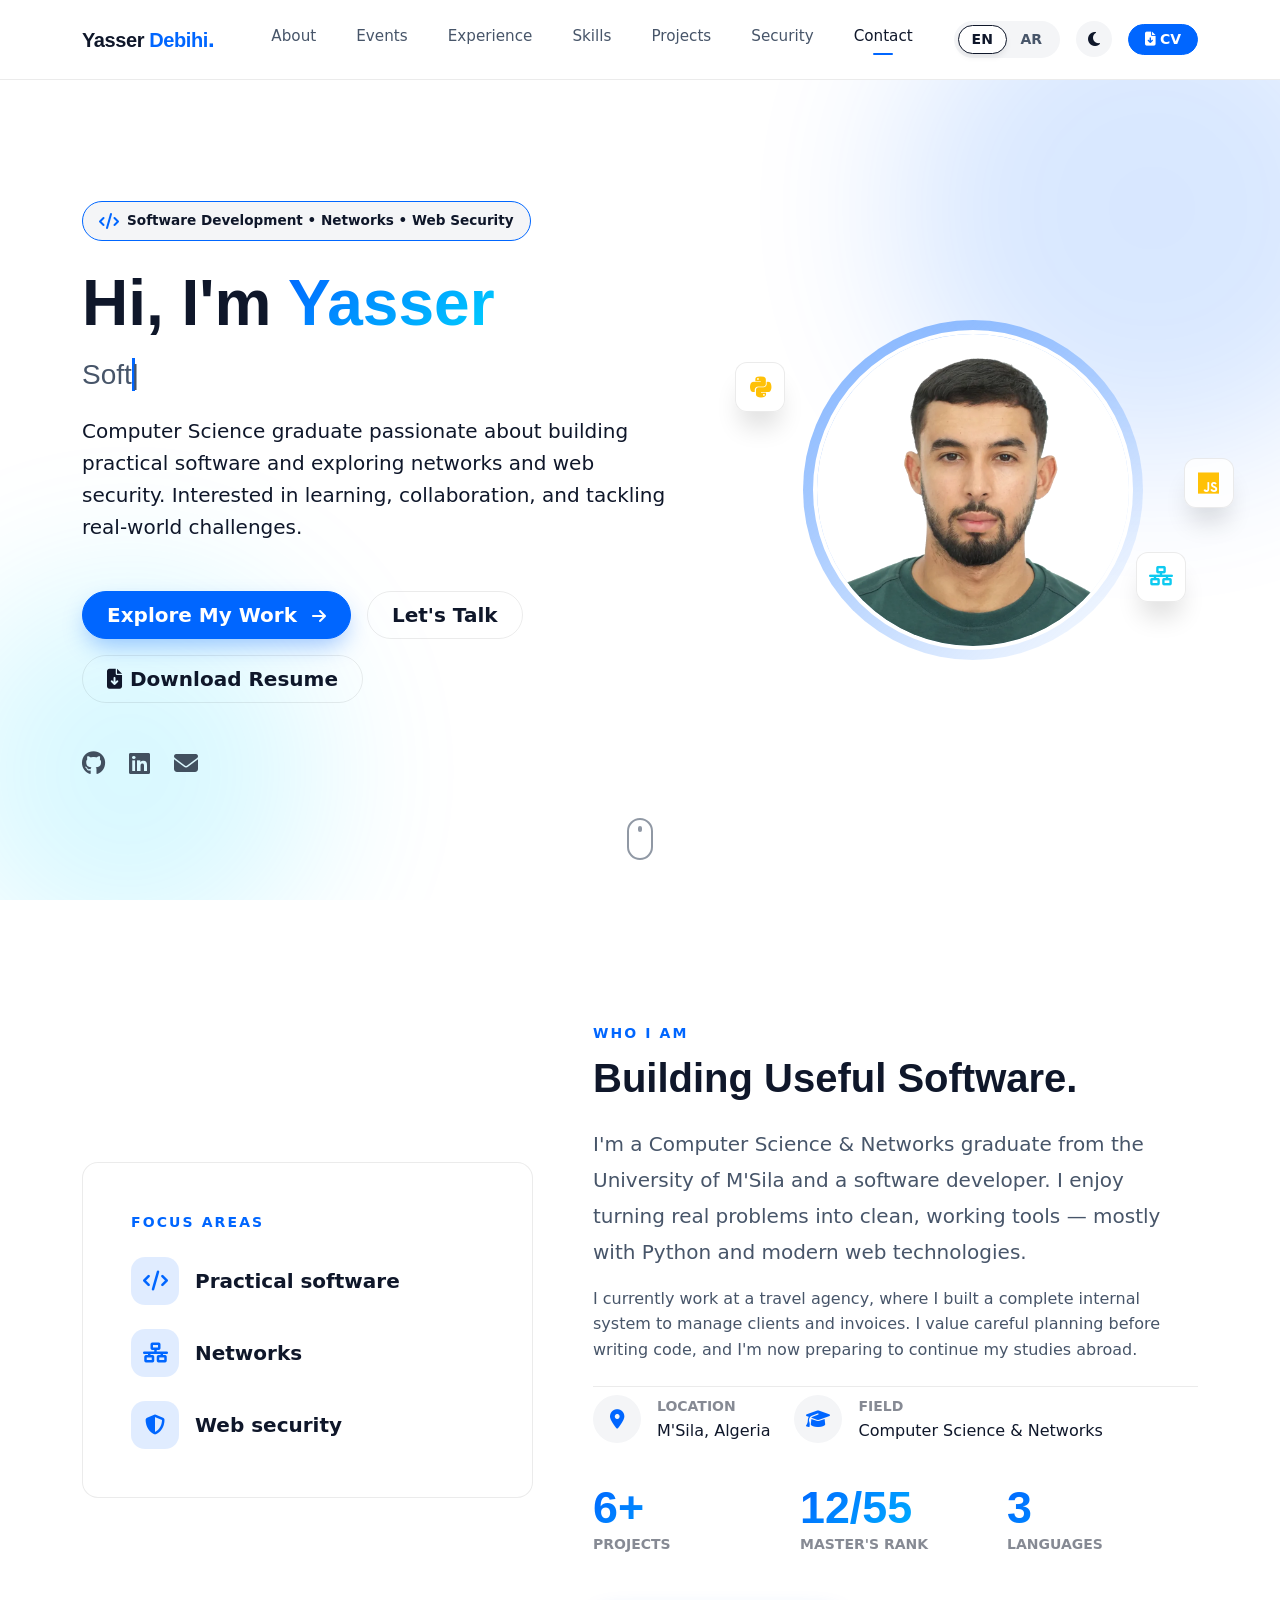
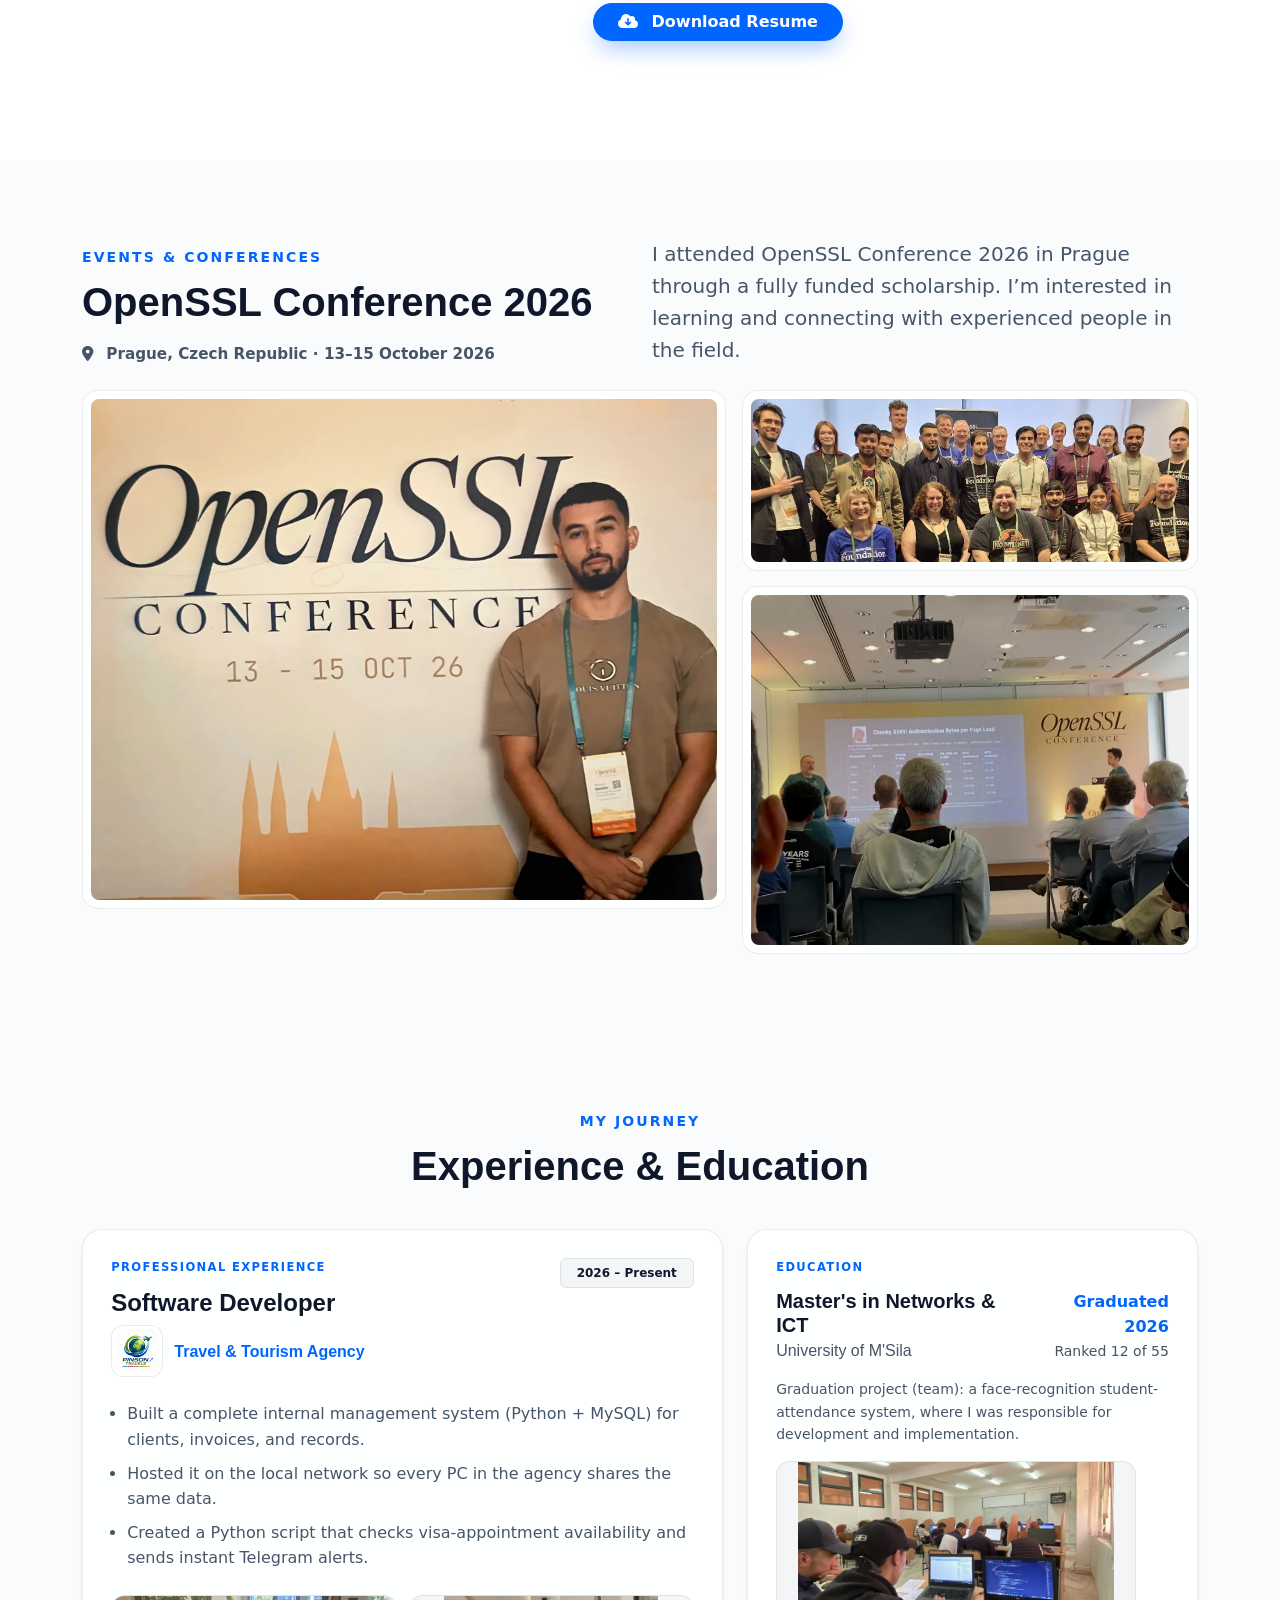
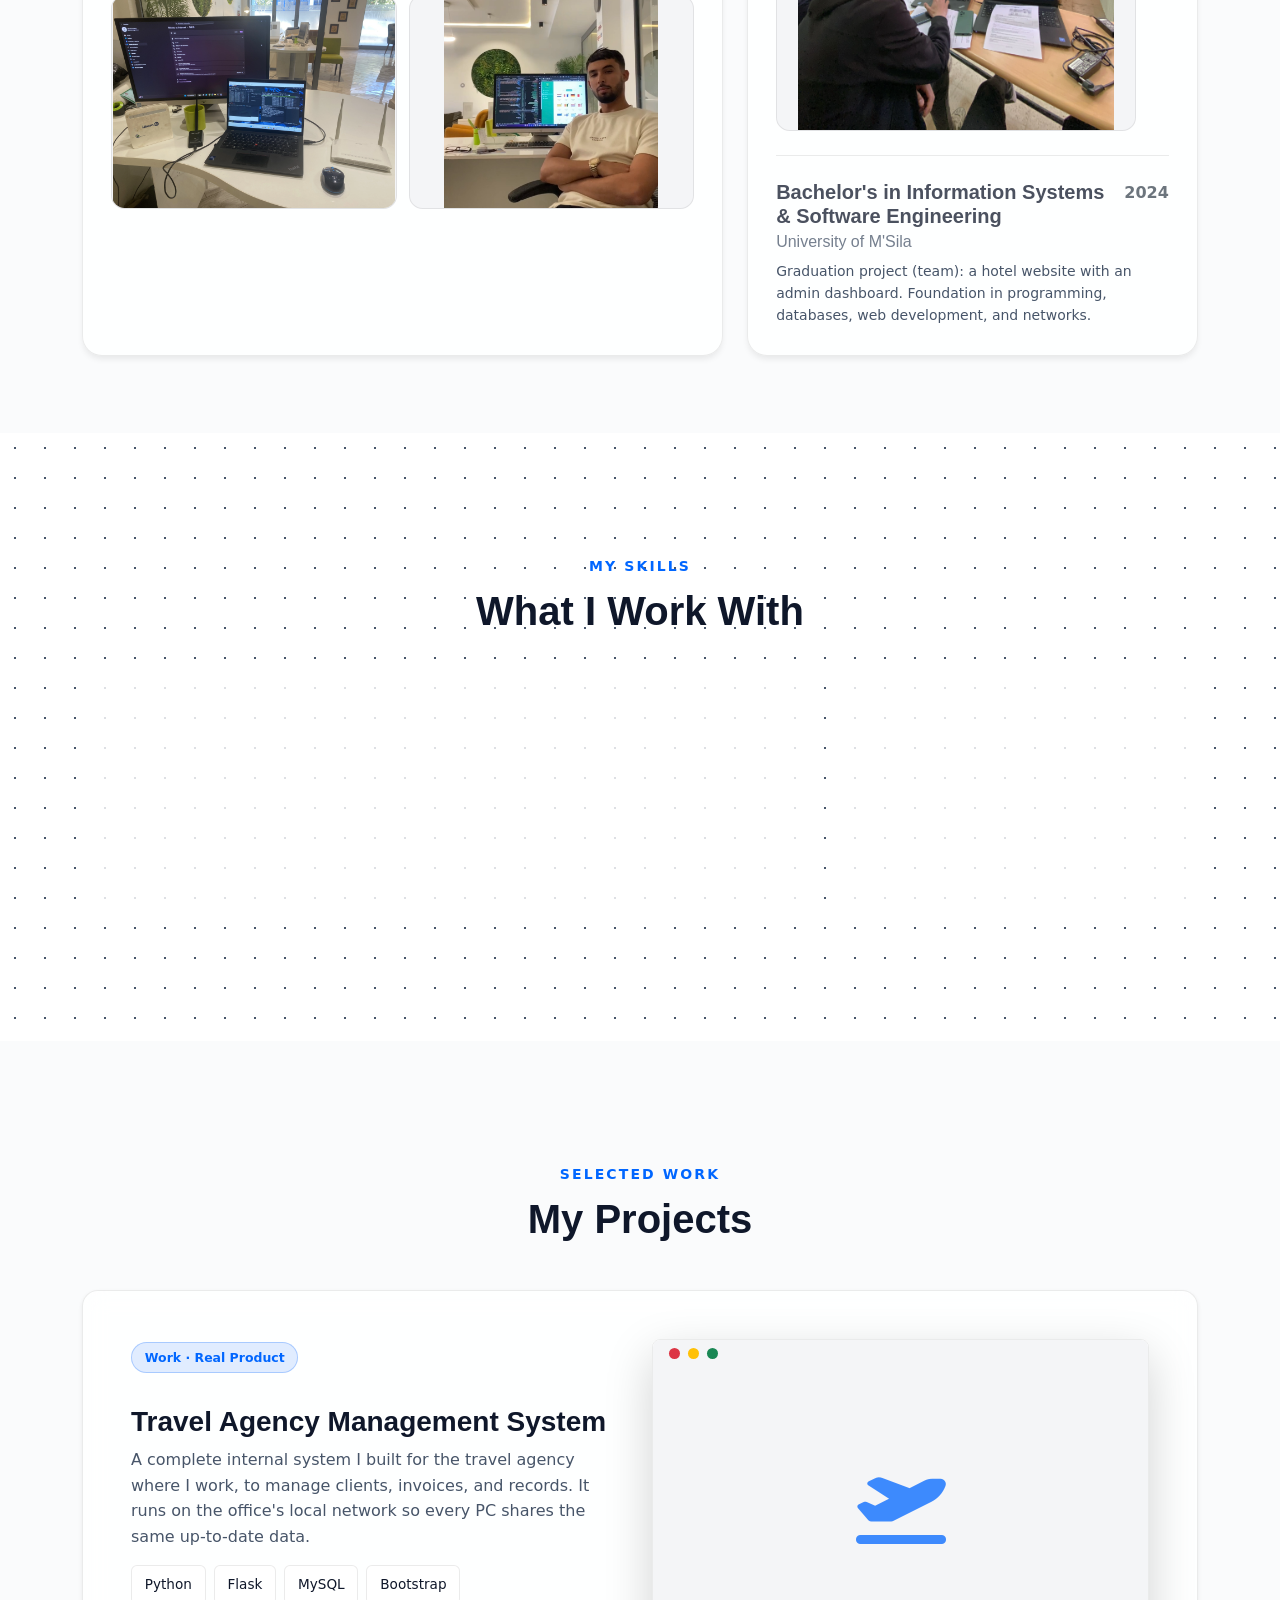
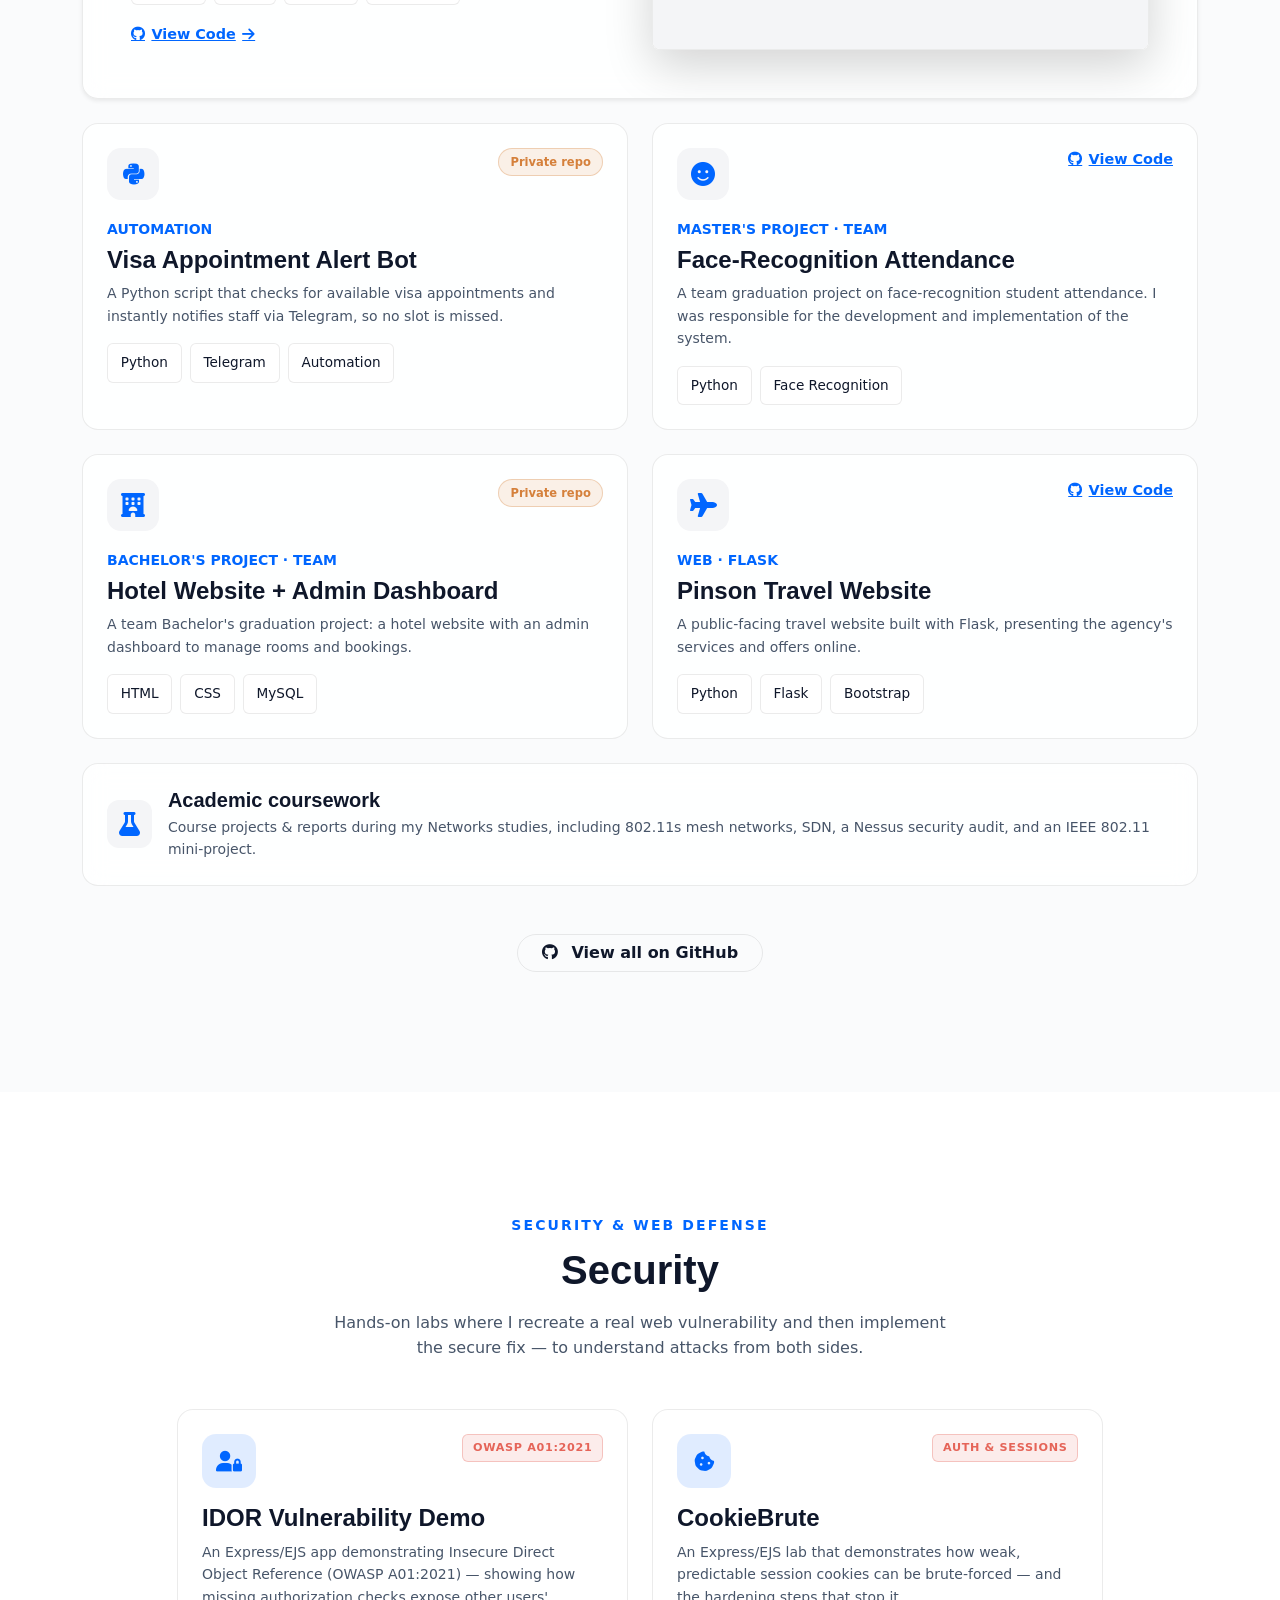
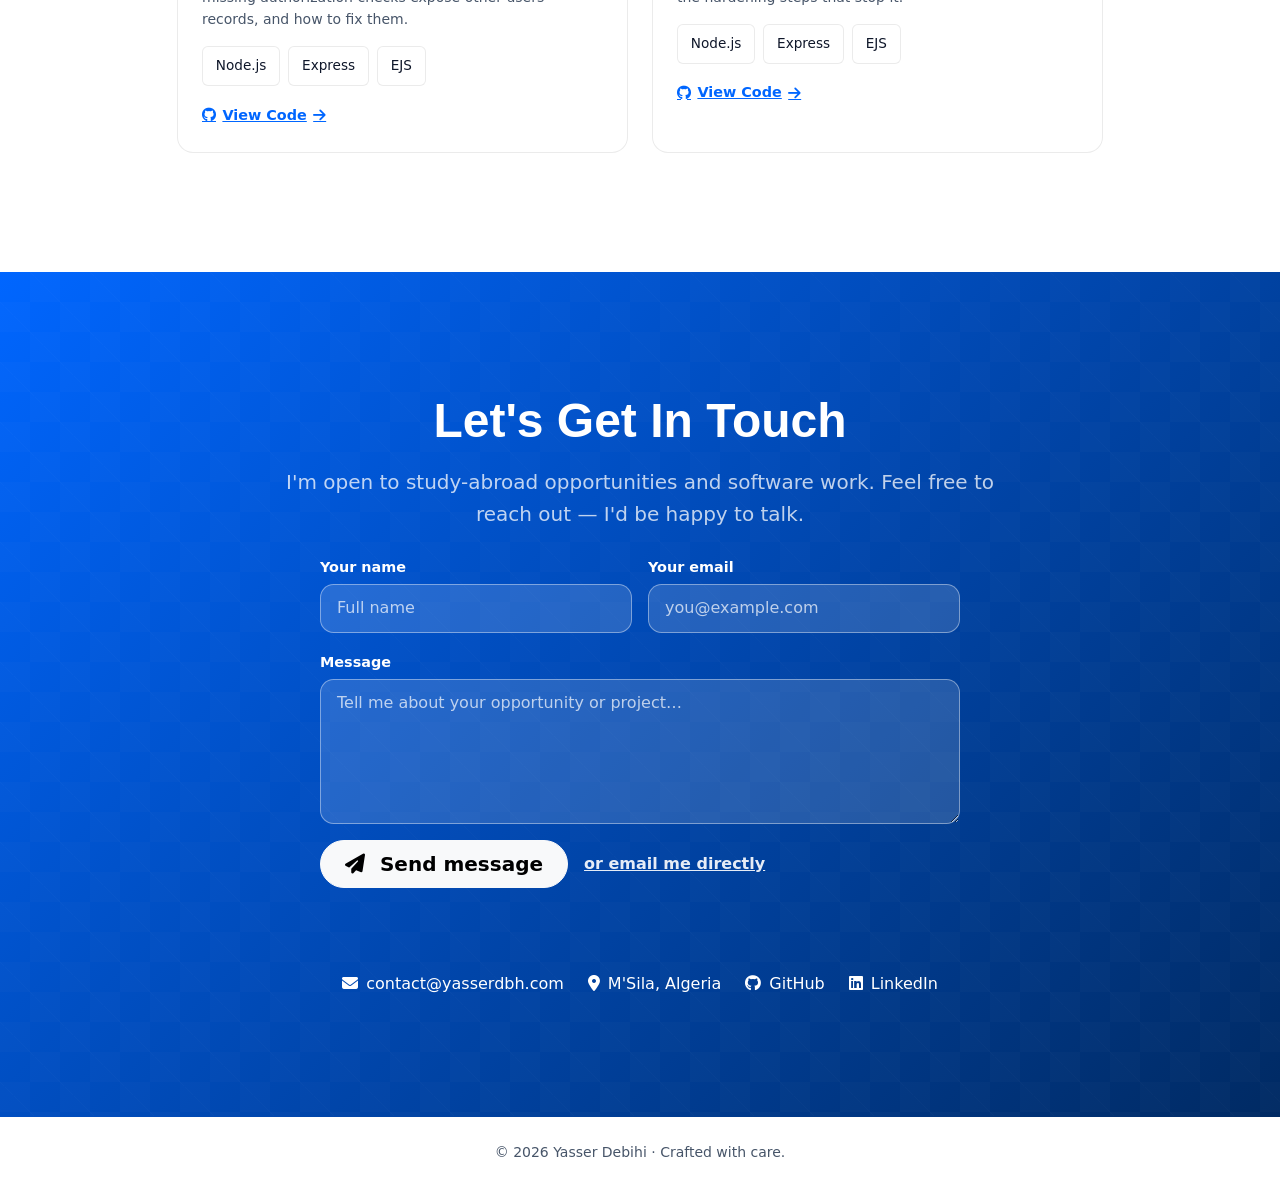
<file: index.html>
<!DOCTYPE html>
<html lang="en" dir="ltr" data-theme="light">
<head>
  <meta charset="utf-8" />
  <meta name="viewport" content="width=device-width, initial-scale=1" />

  <!-- Security hardening (meta-enforceable on GitHub Pages) -->
  <meta http-equiv="Content-Security-Policy" content="default-src 'self'; base-uri 'self'; object-src 'none'; img-src 'self' data: https:; font-src 'self' https://fonts.gstatic.com https://cdnjs.cloudflare.com data:; style-src 'self' 'unsafe-inline' https://fonts.googleapis.com https://cdn.jsdelivr.net https://cdnjs.cloudflare.com; script-src 'self' 'unsafe-inline' https://cdn.jsdelivr.net https://cdnjs.cloudflare.com; connect-src 'self' https://api.web3forms.com; manifest-src 'self'; form-action 'self' https://api.web3forms.com" />
  <meta name="referrer" content="strict-origin-when-cross-origin" />

  <meta name="theme-color" content="#0b1120" media="(prefers-color-scheme: dark)" />
  <meta name="theme-color" content="#f8fafc" media="(prefers-color-scheme: light)" />
  <script>try{const theme=localStorage.getItem("theme");if(theme==="light"||theme==="dark")document.documentElement.setAttribute("data-theme",theme);}catch(e){}</script>
  <title>Yasser Debihi</title>
  <meta name="description" content="Portfolio of Yasser Debihi — Computer Science & Networks graduate and software developer based in M'Sila, Algeria. Python, Flask, web development, and hands-on web security (IDOR, security tooling)." />
  <meta name="author" content="Yasser Debihi" />
  <meta name="keywords" content="Yasser Debihi, Software Developer, Python, Flask, Web Development, Web Security, IDOR, Computer Networks, Algeria, M'Sila, Portfolio" />
  <meta name="robots" content="index, follow" />
  <link rel="canonical" href="https://yasserdbh.com/" />

  <!-- Favicon & PWA -->
  <link rel="icon" type="image/svg+xml" href="assets/favicon.svg" />
  <link rel="apple-touch-icon" href="assets/favicon.svg" />
  <link rel="manifest" href="site.webmanifest" />

  <!-- Open Graph / Twitter -->
  <meta property="og:type" content="website" />
  <meta property="og:site_name" content="Yasser Debihi" />
  <meta property="og:title" content="Yasser Debihi" />
  <meta property="og:description" content="Computer Science & Networks graduate · Software developer · Python, Flask & web security." />
  <meta property="og:image" content="https://yasserdbh.com/assets/og-cover.png" />
  <meta property="og:image:width" content="1200" />
  <meta property="og:image:height" content="630" />
  <meta property="og:image:alt" content="Yasser Debihi" />
  <meta property="og:url" content="https://yasserdbh.com/" />
  <meta property="og:locale" content="en_US" />
  <meta property="og:locale:alternate" content="ar_AR" />
  <meta name="twitter:card" content="summary_large_image" />
  <meta name="twitter:title" content="Yasser Debihi" />
  <meta name="twitter:description" content="Computer Science & Networks graduate · Software developer · Python, Flask & web security." />
  <meta name="twitter:image" content="https://yasserdbh.com/assets/og-cover.png" />

  <!-- Preconnect for faster font & CDN loads -->
  <link rel="preconnect" href="https://fonts.googleapis.com" />
  <link rel="preconnect" href="https://fonts.gstatic.com" crossorigin />
  <link rel="preconnect" href="https://cdn.jsdelivr.net" crossorigin />
  <link rel="preconnect" href="https://cdnjs.cloudflare.com" crossorigin />

  <!-- Preload LCP hero image for faster first paint -->
  <link rel="preload" as="image" href="assets/images/profile.webp" />

  <!-- Load fonts without blocking render, with a no-JS fallback -->
  <link rel="preload" as="style" href="https://fonts.googleapis.com/css2?family=Inter:wght@300;400;500;600;700;800&family=Outfit:wght@400;600;800&family=Tajawal:wght@300;400;700;900&display=swap" onload="this.onload=null;this.rel='stylesheet'">
  <noscript><link href="https://fonts.googleapis.com/css2?family=Inter:wght@300;400;500;600;700;800&family=Outfit:wght@400;600;800&family=Tajawal:wght@300;400;700;900&display=swap" rel="stylesheet"></noscript>
  <link href="https://cdn.jsdelivr.net/npm/bootstrap@5.3.2/dist/css/bootstrap.min.css" rel="stylesheet">
  <link href="https://cdnjs.cloudflare.com/ajax/libs/font-awesome/6.5.2/css/all.min.css" rel="stylesheet">
  <link href="assets/styles.css?v=17" rel="stylesheet">

  <!-- Structured data (Person) -->
  <script type="application/ld+json">
  {
    "@context": "https://schema.org",
    "@type": "Person",
    "name": "Yasser Debihi",
    "url": "https://yasserdbh.com/",
    "jobTitle": "Software Developer",
    "email": "mailto:contact@yasserdbh.com",
    "address": { "@type": "PostalAddress", "addressLocality": "M'Sila", "addressCountry": "DZ" },
    "alumniOf": { "@type": "CollegeOrUniversity", "name": "University of M'Sila" },
    "knowsLanguage": ["Arabic", "French", "English"],
    "knowsAbout": ["Python", "Flask", "JavaScript", "SQL", "Web Development", "Web Security", "Computer Networks"],
    "sameAs": ["https://github.com/yasser0xD", "https://www.linkedin.com/in/yasserdbh213"]
  }
  </script>

  <noscript><style>[data-reveal]{opacity:1 !important;transform:none !important;}#preloader{display:none !important;}</style></noscript>
</head>
<body class="antialiased">

  <a href="#main-content" class="skip-link" data-i18n="a11y.skip">Skip to content</a>

  <div id="preloader" class="preloader">
    <div class="spinner-border text-primary" role="status">
      <span class="visually-hidden">Loading...</span>
    </div>
  </div>

  <!-- Navbar -->
  <nav class="navbar navbar-expand-xl sticky-top glass-nav">
    <div class="container">
      <a class="navbar-brand fw-bold" href="#home" data-reveal="fade-down">
        Yasser <span class="brand-accent">Debihi</span><span class="brand-dot">.</span>
      </a>
      <button class="navbar-toggler border-0 shadow-none" type="button" data-bs-toggle="collapse" data-bs-target="#navContent" aria-controls="navContent" aria-expanded="false" aria-label="Toggle navigation" data-i18n-aria-label="a11y.toggleNavigation">
        <span class="hamburger" aria-hidden="true"><span></span><span></span><span></span></span>
      </button>
      <div class="collapse navbar-collapse" id="navContent">
        <ul class="navbar-nav mx-auto gap-lg-4 text-center">
          <li class="nav-item"><a class="nav-link" href="#about" data-i18n="nav.about">About</a></li>
          <li class="nav-item"><a class="nav-link" href="#events" data-i18n="nav.events">Events</a></li>
          <li class="nav-item"><a class="nav-link" href="#experience" data-i18n="nav.experience">Experience</a></li>
          <li class="nav-item"><a class="nav-link" href="#skills" data-i18n="nav.skills">Skills</a></li>
          <li class="nav-item"><a class="nav-link" href="#projects" data-i18n="nav.projects">Projects</a></li>
          <li class="nav-item"><a class="nav-link" href="#security" data-i18n="nav.security">Security</a></li>
          <li class="nav-item"><a class="nav-link" href="#contact" data-i18n="nav.contact">Contact</a></li>
        </ul>
        <div class="d-flex align-items-center justify-content-center gap-3 mt-3 mt-lg-0">
          <div class="lang-switch d-flex align-items-center bg-soft rounded-pill p-1" role="group" aria-label="Language" data-i18n-aria-label="a11y.language">
            <button id="btn-en" class="btn btn-sm lang-btn active" type="button" aria-label="English" data-i18n-aria-label="a11y.english" aria-pressed="true">EN</button>
            <button id="btn-ar" class="btn btn-sm lang-btn" type="button" aria-label="Arabic" data-i18n-aria-label="a11y.arabic" aria-pressed="false">AR</button>
          </div>
          <button id="themeToggle" class="btn btn-icon rounded-circle bg-soft" aria-label="Toggle color theme" data-i18n-aria-label="a11y.toggleTheme" aria-pressed="false" type="button">
            <i class="fa-solid fa-moon" aria-hidden="true"></i>
          </button>
          <a href="assets/cv.pdf" target="_blank" rel="noopener" download class="btn btn-sm btn-primary rounded-pill px-3 fw-semibold nav-cv-btn">
            <i class="fa-solid fa-file-arrow-down me-1"></i><span data-i18n="nav.cv">CV</span>
          </a>
        </div>
      </div>
    </div>
  </nav>

  <main id="main-content" tabindex="-1">
  <!-- Hero Section -->
  <header id="home" class="hero-section d-flex align-items-center">
    <div class="hero-bg-glow glow-1"></div>
    <div class="hero-bg-glow glow-2"></div>
    <div class="container position-relative z-1">
      <div class="row align-items-center gy-5 flex-column-reverse flex-lg-row">
        <div class="col-lg-7 text-center text-lg-start" data-reveal="fade-up">
          <div class="d-inline-flex align-items-center px-3 py-2 rounded-pill bg-soft border-accent mb-4 hero-topic-badge">
            <i class="fa-solid fa-code text-accent me-2" aria-hidden="true"></i>
            <span class="fw-semibold text-sm" data-i18n="hero.badge">Software Development • Networks • Web Security</span>
          </div>
          <h1 class="display-3 fw-900 mb-3 hero-title">
            <span data-i18n="hero.hi">Hi, I'm</span> <span class="brand-accent text-gradient">Yasser</span>
          </h1>
          <h2 class="h3 fw-600 mb-4 text-secondary-color typing-container">
            <span id="typing-text" aria-hidden="true" data-i18n="hero.title">Software Developer</span><span class="visually-hidden" data-i18n="hero.title">Software Developer</span><span class="cursor" aria-hidden="true">|</span>
          </h2>
          <p class="lead mb-5 opacity-80 pe-lg-5 hero-subtitle" data-i18n="hero.subtitle">
            Computer Science graduate passionate about building practical software and exploring networks and web security. Interested in learning, collaboration, and tackling real-world challenges.
          </p>
          <div class="d-flex flex-wrap justify-content-center justify-content-lg-start gap-3">
            <a href="#projects" class="btn btn-primary btn-lg rounded-pill px-4 shadow-accent hover-lift">
              <span data-i18n="hero.ctaProjects">Explore My Work</span> <i class="fa-solid fa-arrow-right ms-2 fs-6"></i>
            </a>
            <a href="#contact" class="btn btn-outline-dynamic btn-lg rounded-pill px-4 hover-lift">
              <span data-i18n="hero.ctaContact">Let's Talk</span>
            </a>
            <a href="assets/cv.pdf" target="_blank" rel="noopener" download class="btn btn-outline-dynamic btn-lg rounded-pill px-4 hover-lift">
              <i class="fa-solid fa-file-arrow-down me-2"></i><span data-i18n="hero.ctaCV">Download CV</span>
            </a>
          </div>
          <div class="mt-5 d-flex align-items-center justify-content-center justify-content-lg-start gap-4 social-links-hero opacity-75">
            <a href="https://github.com/yasser0xD" target="_blank" rel="noopener" class="text-color hover-accent transition" aria-label="GitHub"><i class="fa-brands fa-github fs-4"></i></a>
            <a href="https://www.linkedin.com/in/yasserdbh213" target="_blank" rel="noopener" class="text-color hover-accent transition" aria-label="LinkedIn"><i class="fa-brands fa-linkedin fs-4"></i></a>
            <a href="mailto:contact@yasserdbh.com" class="text-color hover-accent transition" aria-label="Email"><i class="fa-solid fa-envelope fs-4"></i></a>
          </div>
        </div>
        <div class="col-lg-5 text-center position-relative" data-reveal="fade-left">
          <div class="profile-wrapper mx-auto">
            <div class="profile-ring"></div>
            <picture>
              <source srcset="assets/images/profile.webp" type="image/webp">
              <img id="profile-photo" src="assets/php2.JPG" alt="Portrait of Yasser Debihi" class="profile-photo" width="900" height="1200" decoding="async" fetchpriority="high">
            </picture>
          </div>
          <div class="floating-badge badge-1 glass-card"><i class="fa-brands fa-python text-warning" aria-hidden="true"></i></div>
          <div class="floating-badge badge-2 glass-card"><i class="fa-solid fa-network-wired text-info" aria-hidden="true"></i></div>
          <div class="floating-badge badge-3 glass-card"><i class="fa-brands fa-js text-warning" aria-hidden="true"></i></div>
        </div>
      </div>
    </div>
    <div class="scroll-indicator d-none d-lg-flex">
      <div class="mouse"><div class="wheel"></div></div>
    </div>
  </header>

  <!-- About Section -->
  <section id="about" class="section-pad">
    <div class="container">
      <div class="row gy-5 align-items-center">
        <div class="col-lg-5" data-reveal="fade-right">
          <div class="about-focus-card bg-glass rounded-4 p-4 p-lg-5 h-100">
            <span class="text-accent fw-bold tracking-widest text-uppercase small" data-i18n="about.focusTitle">Focus Areas</span>
            <div class="d-flex flex-column gap-4 mt-4">
              <div class="about-focus-item d-flex align-items-center gap-3">
                <span class="about-focus-icon"><i class="fa-solid fa-code" aria-hidden="true"></i></span>
                <span class="fw-semibold" data-i18n="about.focusSoftware">Practical software</span>
              </div>
              <div class="about-focus-item d-flex align-items-center gap-3">
                <span class="about-focus-icon"><i class="fa-solid fa-network-wired" aria-hidden="true"></i></span>
                <span class="fw-semibold" data-i18n="about.focusNetworks">Networks</span>
              </div>
              <div class="about-focus-item d-flex align-items-center gap-3">
                <span class="about-focus-icon"><i class="fa-solid fa-shield-halved" aria-hidden="true"></i></span>
                <span class="fw-semibold" data-i18n="about.focusSecurity">Web security</span>
              </div>
            </div>
          </div>
        </div>
        <div class="col-lg-7 ps-lg-5" data-reveal="fade-up" data-reveal-delay="100">
          <div class="section-header mb-4">
            <span class="text-accent fw-bold tracking-widest text-uppercase small" data-i18n="section.about">Who I Am</span>
            <h2 class="section-title h1 fw-900 mt-2" data-i18n="about.title">Building Useful <span class="brand-accent">Software</span>.</h2>
          </div>
          <p class="fs-5 text-secondary-color lead-text" data-i18n="about.p1">
            I'm a Computer Science & Networks graduate from the University of M'Sila and a software developer. I enjoy turning real problems into clean, working tools mostly with Python and modern web technologies.
          </p>
          <p class="text-secondary-color mt-3" data-i18n="about.p2">
            I currently work at a travel agency, where I built a complete internal system to manage clients and invoices. I value careful planning before writing code, and I'm now preparing to continue my studies abroad.
          </p>
          <div class="d-flex flex-wrap gap-4 mt-4 pt-2 border-top border-soft">
            <div class="d-flex align-items-center gap-3">
              <div class="icon-box bg-soft rounded-circle text-accent"><i class="fa-solid fa-location-dot"></i></div>
              <div>
                <span class="d-block small text-uppercase fw-bold opacity-50" data-i18n="about.locationLabel">Location</span>
                <span class="fw-medium" data-i18n="about.location">M'Sila, Algeria</span>
              </div>
            </div>
            <div class="d-flex align-items-center gap-3">
              <div class="icon-box bg-soft rounded-circle text-accent"><i class="fa-solid fa-graduation-cap"></i></div>
              <div>
                <span class="d-block small text-uppercase fw-bold opacity-50" data-i18n="about.fieldLabel">Field</span>
                <span class="fw-medium" data-i18n="about.degree">Computer Science &amp; Networks</span>
              </div>
            </div>
          </div>
          <div class="row g-3 mt-4 text-center text-lg-start">
            <div class="col-4">
              <div class="stat-number text-gradient fw-900">6+</div>
              <div class="small text-uppercase fw-bold opacity-50" data-i18n="stats.projects">Projects</div>
            </div>
            <div class="col-4">
              <div class="stat-number text-gradient fw-900">12/55</div>
              <div class="small text-uppercase fw-bold opacity-50" data-i18n="stats.rank">Master's rank</div>
            </div>
            <div class="col-4">
              <div class="stat-number text-gradient fw-900">3</div>
              <div class="small text-uppercase fw-bold opacity-50" data-i18n="stats.langs">Languages</div>
            </div>
          </div>
          <div class="mt-5">
            <a id="downloadCV" href="assets/cv.pdf" download="Yasser-Debihi-CV.pdf" class="btn btn-primary rounded-pill px-4 hover-lift shadow-accent">
              <i class="fa-solid fa-cloud-arrow-down me-2"></i> <span data-i18n="hero.ctaCV">Download Resume</span>
            </a>
          </div>
        </div>
      </div>
    </div>
  </section>

  <!-- Events & Conferences -->
  <section id="events" class="section-pad bg-alternate showcase-section">
    <div class="container">
      <div class="event-intro row g-4 align-items-end mb-4" data-reveal="fade-up">
        <div class="col-lg-6">
          <span class="text-accent fw-bold tracking-widest text-uppercase small" data-i18n="events.eyebrow">Events &amp; Conferences</span>
          <h2 class="section-title h1 fw-900 mt-2 mb-3" data-i18n="events.title">OpenSSL Conference 2026</h2>
          <p class="event-meta text-secondary-color mb-0">
            <i class="fa-solid fa-location-dot me-2" aria-hidden="true"></i>
            <span data-i18n="events.meta">Prague, Czech Republic · 13–15 October 2026</span>
          </p>
        </div>
        <div class="col-lg-6">
          <p class="text-secondary-color lead mb-0" data-i18n="events.desc">I attended OpenSSL Conference 2026 in Prague through a fully funded scholarship. I’m interested in learning and connecting with experienced people in the field.</p>
        </div>
      </div>
      <div class="event-gallery row g-3 align-items-stretch">
        <div class="col-lg-7" data-reveal="fade-up">
          <figure class="event-photo-card event-photo-card-featured bg-glass rounded-4 p-2 mb-0">
            <picture>
              <source srcset="assets/images/IMG_4758.webp" type="image/webp">
              <img src="assets/images/IMG_4758.png" class="event-photo rounded-3" alt="Yasser in front of the OpenSSL Conference sign" data-i18n-alt="events.mainAlt" width="1800" height="1439" loading="lazy" decoding="async">
            </picture>
          </figure>
        </div>
        <div class="col-lg-5">
          <div class="event-support-grid row g-3 h-100">
            <div class="col-12 col-sm-6 col-lg-12" data-reveal="fade-up" data-reveal-delay="100">
              <figure class="event-photo-card event-photo-card-support bg-glass rounded-4 p-2 mb-0">
                <picture>
                  <source srcset="assets/images/IMG_4708.webp" type="image/webp">
                  <img src="assets/images/IMG_4708.PNG" class="event-photo rounded-3" alt="Attendees posing together at OpenSSL Conference 2026" data-i18n-alt="events.groupAlt" width="754" height="280" loading="lazy" decoding="async">
                </picture>
              </figure>
            </div>
            <div class="col-12 col-sm-6 col-lg-12" data-reveal="fade-up" data-reveal-delay="150">
              <figure class="event-photo-card event-photo-card-support bg-glass rounded-4 p-2 mb-0">
                <img src="assets/images/IMG_4763.webp" class="event-photo rounded-3" alt="Audience watching a technical presentation at OpenSSL Conference 2026" data-i18n-alt="events.sessionAlt" width="793" height="634" loading="lazy" decoding="async">
              </figure>
            </div>
          </div>
        </div>
      </div>
    </div>
  </section>

  <!-- Experience & Education -->
  <section id="experience" class="section-pad bg-alternate journey-section">
    <div class="container">
      <div class="section-header text-center mb-5" data-reveal="fade-up">
        <span class="text-accent fw-bold tracking-widest text-uppercase small" data-i18n="section.journey">My Journey</span>
        <h2 class="section-title h1 fw-900 mt-2 mx-auto" data-i18n="journey.title">Experience &amp; <span class="brand-accent">Education</span></h2>
      </div>
      <div class="row g-4 align-items-stretch journey-grid">
        <div class="col-lg-7" data-reveal="fade-up">
          <article class="journey-panel experience-panel">
            <div class="journey-panel-heading d-flex flex-wrap justify-content-between align-items-start gap-3 mb-4">
              <div>
                <span class="journey-eyebrow text-accent" data-i18n="journey.experience">Professional experience</span>
                <h3 class="h4 fw-bold mb-2" data-i18n="exp.travel.role">Software Developer</h3>
                <div class="workplace-identity">
                  <img src="assets/images/pinson-logo.webp" class="workplace-logo" alt="Pinson Travels logo, identifying the travel-agency workplace" data-i18n-alt="exp.travel.logoAlt" width="56" height="56" loading="lazy" decoding="async">
                  <h4 class="h6 text-accent fw-semibold mb-0" data-i18n="exp.travel.company">Travel &amp; Tourism Agency</h4>
                </div>
              </div>
              <span class="journey-date badge bg-soft text-color py-2 px-3 fw-bold border" data-i18n="exp.travel.time">2026 – Present</span>
            </div>
            <div class="row g-4 align-items-center">
              <div class="col-12">
                <ul class="text-secondary-color ps-3 mb-0">
                  <li class="mb-2" data-i18n="exp.travel.l1">Built a complete internal management system (Python + MySQL) for clients, invoices, and records.</li>
                  <li class="mb-2" data-i18n="exp.travel.l2">Hosted it on the local network so every PC in the agency shares the same data.</li>
                  <li data-i18n="exp.travel.l3">Created a Python script that checks visa-appointment availability and sends instant Telegram alerts.</li>
                </ul>
              </div>
              <div class="col-12">
                <div class="journey-photo-gallery experience-photo-gallery">
                  <figure class="journey-photo-card">
                    <img src="assets/images/IMG_0433.webp" class="journey-gallery-photo" alt="A computer monitor showing network settings, beside a laptop and networking equipment" data-i18n-alt="experience.networkPhotoAlt" width="4032" height="3024" loading="lazy" decoding="async">
                  </figure>
                  <figure class="journey-photo-card">
                    <img src="assets/IMG_1111.png" class="journey-gallery-photo" alt="A person seated beside a computer displaying code and a web interface" data-i18n-alt="experience.developerPhotoAlt" width="828" height="821" loading="lazy" decoding="async">
                  </figure>
                </div>
              </div>
            </div>
          </article>
        </div>
        <div class="col-lg-5" id="education" data-reveal="fade-up" data-reveal-delay="100">
          <article class="journey-panel education-panel">
            <span class="journey-eyebrow text-accent" data-i18n="journey.education">Education</span>
            <section class="education-entry education-master">
              <div class="d-flex flex-column flex-sm-row justify-content-between gap-2 mb-3">
                <div>
                  <h3 class="h5 fw-bold mb-1" data-i18n="edu.master.title">Master's in Networks &amp; ICT</h3>
                  <h4 class="h6 text-secondary-color fw-medium mb-0" data-i18n="edu.uni">University of M'Sila</h4>
                </div>
                <div class="education-meta text-sm-end">
                  <div class="text-accent fw-bold" data-i18n="edu.master.meta">Graduated 2026</div>
                  <div class="small opacity-75" data-i18n="edu.master.rank">Ranked 12 of 55</div>
                </div>
              </div>
              <div class="row g-3">
                <div class="col-12">
                  <p class="text-secondary-color small mb-0" data-i18n="edu.master.desc">Graduation project (team): a face-recognition student-attendance system, where I was responsible for development and implementation.</p>
                </div>
                <div class="col-12">
                  <div class="journey-photo-gallery education-photo-gallery">
                    <figure class="journey-photo-card">
                      <img src="assets/images/IMG_0797.webp" class="journey-gallery-photo" alt="People seated at computers in a lab, with laptops and printed pages on the desks" data-i18n-alt="education.labPhotoAlt" width="3024" height="2566" loading="lazy" decoding="async">
                    </figure>
                  </div>
                </div>
              </div>
            </section>
            <section class="education-entry education-bachelor">
              <div class="d-flex flex-column flex-sm-row justify-content-between gap-2 mb-2">
                <div>
                  <h3 class="h5 fw-bold mb-1 opacity-75" data-i18n="edu.bsc.title">Bachelor's in Information Systems &amp; Software Engineering</h3>
                  <h4 class="h6 text-secondary-color fw-medium mb-0 opacity-75" data-i18n="edu.uni">University of M'Sila</h4>
                </div>
                <div class="text-secondary fw-bold" data-i18n="edu.bsc.meta">2024</div>
              </div>
              <p class="text-secondary-color small mb-0" data-i18n="edu.bsc.desc">Graduation project (team): a hotel website with an admin dashboard. Foundation in programming, databases, web development, and networks.</p>
            </section>
          </article>
        </div>
      </div>
    </div>
  </section>

  <!-- Skills -->
  <section id="skills" class="section-pad position-relative">
    <div class="bg-pattern"></div>
    <div class="container position-relative z-1">
      <div class="section-header text-center mb-5" data-reveal="fade-up">
        <span class="text-accent fw-bold tracking-widest text-uppercase small" data-i18n="section.expertise">My Skills</span>
        <h2 class="section-title h1 fw-900 mt-2 mx-auto" data-i18n="skills.title">What I Work With</h2>
      </div>
      <div class="row g-4 justify-content-center">
        <div class="col-md-6 col-lg-4" data-reveal="fade-up">
          <div class="skill-category-card bg-glass rounded-4 p-4 h-100 border-hover-accent transition">
            <div class="d-flex align-items-center gap-3 mb-4">
              <i class="fa-solid fa-code text-accent fs-3 skill-icon-header"></i>
              <h4 class="fw-bold mb-0" data-i18n="skills.cat.programming">Programming</h4>
            </div>
            <div class="d-flex flex-wrap gap-2">
              <span class="skill-tag">Python</span>
              <span class="skill-tag">JavaScript</span>
              <span class="skill-tag">SQL</span>
            </div>
          </div>
        </div>
        <div class="col-md-6 col-lg-4" data-reveal="fade-up" data-reveal-delay="100">
          <div class="skill-category-card bg-glass rounded-4 p-4 h-100 border-hover-accent transition">
            <div class="d-flex align-items-center gap-3 mb-4">
              <i class="fa-solid fa-layer-group text-accent fs-3 skill-icon-header"></i>
              <h4 class="fw-bold mb-0" data-i18n="skills.cat.web">Web Development</h4>
            </div>
            <div class="d-flex flex-wrap gap-2">
              <span class="skill-tag">Flask</span>
              <span class="skill-tag">HTML5</span>
              <span class="skill-tag">CSS3</span>
              <span class="skill-tag">Bootstrap</span>
              <span class="skill-tag">MySQL</span>
            </div>
          </div>
        </div>
        <div class="col-md-6 col-lg-4" data-reveal="fade-up" data-reveal-delay="200">
          <div class="skill-category-card bg-glass rounded-4 p-4 h-100 border-hover-accent transition">
            <div class="d-flex align-items-center gap-3 mb-4">
              <i class="fa-solid fa-lightbulb text-accent fs-3 skill-icon-header"></i>
              <h4 class="fw-bold mb-0" data-i18n="skills.cat.approach">Approach</h4>
            </div>
            <div class="d-flex flex-wrap gap-2">
              <span class="skill-tag" data-i18n="skills.tag.planning">Planning & analysis</span>
              <span class="skill-tag" data-i18n="skills.tag.ai">AI-assisted development</span>
              <span class="skill-tag" data-i18n="skills.tag.problem">Problem solving</span>
            </div>
          </div>
        </div>
      </div>
    </div>
  </section>

  <!-- Projects -->
  <section id="projects" class="section-pad bg-alternate">
    <div class="container">
      <div class="section-header text-center mb-5" data-reveal="fade-up">
        <span class="text-accent fw-bold tracking-widest text-uppercase small" data-i18n="section.work">Selected Work</span>
        <h2 class="section-title h1 fw-900 mt-2 mx-auto" data-i18n="projects.title">My Projects</h2>
      </div>

      <!-- Featured project -->
      <div class="project-case-card bg-glass rounded-4 p-4 p-lg-5 mb-4 shadow-sm" data-reveal="fade-up">
        <div class="row g-4 align-items-center">
          <div class="col-lg-6 order-lg-2">
            <div class="mockup-window rounded-3 overflow-hidden shadow-lg">
              <div class="mockup-header d-flex align-items-center gap-2 px-3 py-2">
                <span class="rounded-circle bg-danger d-inline-block" style="width:11px;height:11px;"></span>
                <span class="rounded-circle bg-warning d-inline-block" style="width:11px;height:11px;"></span>
                <span class="rounded-circle bg-success d-inline-block" style="width:11px;height:11px;"></span>
              </div>
              <div class="project-img-container flex-grow-1 d-flex align-items-center justify-content-center p-5 bg-soft">
                <i class="fa-solid fa-plane-departure text-accent display-2 opacity-75"></i>
              </div>
            </div>
          </div>
          <div class="col-lg-6 order-lg-1">
            <span class="metric-pill mb-3" data-i18n="projects.p1.tag">Work · Real Product</span>
            <h3 class="fw-bold mt-3 mb-2" data-i18n="projects.p1.title">Travel Agency Management System</h3>
            <p class="text-secondary-color" data-i18n="projects.p1.desc">A complete internal system I built for the travel agency where I work, to manage clients, invoices, and records. It runs on the office's local network so every PC shares the same up-to-date data.</p>
            <div class="d-flex flex-wrap gap-2 my-3">
              <span class="skill-tag">Python</span>
              <span class="skill-tag">Flask</span>
              <span class="skill-tag">MySQL</span>
              <span class="skill-tag">Bootstrap</span>
            </div>
            <a href="https://github.com/yasser0xD/Flask-Pinson-Management" target="_blank" rel="noopener" class="repo-link">
              <i class="fa-brands fa-github"></i> <span data-i18n="projects.viewCode">View Code</span> <i class="fa-solid fa-arrow-right"></i>
            </a>
          </div>
        </div>
      </div>

      <!-- Secondary projects -->
      <div class="row g-4">
        <div class="col-md-6" data-reveal="fade-up">
          <div class="project-mini-card bg-glass rounded-4 p-4 h-100 transition">
            <div class="d-flex justify-content-between align-items-start mb-3">
              <div class="project-mini-icon"><i class="fa-brands fa-python text-accent fs-4"></i></div>
              <span class="private-tag" data-i18n="projects.private">Private repo</span>
            </div>
            <span class="small text-accent fw-bold text-uppercase" data-i18n="projects.p2.tag">Automation</span>
            <h4 class="fw-bold mt-1 mb-2" data-i18n="projects.p2.title">Visa Appointment Alert Bot</h4>
            <p class="text-secondary-color small mb-0" data-i18n="projects.p2.desc">A Python script that checks for available visa appointments and instantly notifies staff via Telegram, so no slot is missed.</p>
            <div class="d-flex flex-wrap gap-2 mt-3">
              <span class="skill-tag">Python</span>
              <span class="skill-tag">Telegram</span>
              <span class="skill-tag">Automation</span>
            </div>
          </div>
        </div>
        <div class="col-md-6" data-reveal="fade-up" data-reveal-delay="100">
          <div class="project-mini-card bg-glass rounded-4 p-4 h-100 transition">
            <div class="d-flex justify-content-between align-items-start mb-3">
              <div class="project-mini-icon"><i class="fa-solid fa-face-smile text-accent fs-4"></i></div>
              <a href="https://github.com/yasser0xD/Attendance-System" target="_blank" rel="noopener" class="repo-link"><i class="fa-brands fa-github"></i> <span data-i18n="projects.viewCode">View Code</span></a>
            </div>
            <span class="small text-accent fw-bold text-uppercase" data-i18n="projects.p3.tag">Master's Project · Team</span>
            <h4 class="fw-bold mt-1 mb-2" data-i18n="projects.p3.title">Face-Recognition Attendance</h4>
            <p class="text-secondary-color small mb-0" data-i18n="projects.p3.desc">A team graduation project on face-recognition student attendance. I was responsible for the development and implementation of the system.</p>
            <div class="d-flex flex-wrap gap-2 mt-3">
              <span class="skill-tag">Python</span>
              <span class="skill-tag">Face Recognition</span>
            </div>
          </div>
        </div>
        <div class="col-md-6" data-reveal="fade-up">
          <div class="project-mini-card bg-glass rounded-4 p-4 h-100 transition">
            <div class="d-flex justify-content-between align-items-start mb-3">
              <div class="project-mini-icon"><i class="fa-solid fa-hotel text-accent fs-4"></i></div>
              <span class="private-tag" data-i18n="projects.private">Private repo</span>
            </div>
            <span class="small text-accent fw-bold text-uppercase" data-i18n="projects.p4.tag">Bachelor's Project · Team</span>
            <h4 class="fw-bold mt-1 mb-2" data-i18n="projects.p4.title">Hotel Website + Admin Dashboard</h4>
            <p class="text-secondary-color small mb-0" data-i18n="projects.p4.desc">A team Bachelor's graduation project: a hotel website with an admin dashboard to manage rooms and bookings.</p>
            <div class="d-flex flex-wrap gap-2 mt-3">
              <span class="skill-tag">HTML</span>
              <span class="skill-tag">CSS</span>
              <span class="skill-tag">MySQL</span>
            </div>
          </div>
        </div>
        <div class="col-md-6" data-reveal="fade-up" data-reveal-delay="100">
          <div class="project-mini-card bg-glass rounded-4 p-4 h-100 transition">
            <div class="d-flex justify-content-between align-items-start mb-3">
              <div class="project-mini-icon"><i class="fa-solid fa-plane text-accent fs-4"></i></div>
              <a href="https://github.com/yasser0xD/Pinson-Travel-App" target="_blank" rel="noopener" class="repo-link"><i class="fa-brands fa-github"></i> <span data-i18n="projects.viewCode">View Code</span></a>
            </div>
            <span class="small text-accent fw-bold text-uppercase" data-i18n="projects.p5.tag">Web · Flask</span>
            <h4 class="fw-bold mt-1 mb-2" data-i18n="projects.p5.title">Pinson Travel Website</h4>
            <p class="text-secondary-color small mb-0" data-i18n="projects.p5.desc">A public-facing travel website built with Flask, presenting the agency's services and offers online.</p>
            <div class="d-flex flex-wrap gap-2 mt-3">
              <span class="skill-tag">Python</span>
              <span class="skill-tag">Flask</span>
              <span class="skill-tag">Bootstrap</span>
            </div>
          </div>
        </div>
      </div>

      <!-- Research card -->
      <div class="research-card bg-glass rounded-4 p-4 mt-4 d-flex flex-column flex-md-row align-items-md-center gap-3" data-reveal="fade-up">
        <i class="fa-solid fa-flask text-accent fs-4"></i>
        <div class="flex-grow-1">
          <h5 class="fw-bold mb-1" data-i18n="research.title">Academic coursework</h5>
          <p class="text-secondary-color small mb-0" data-i18n="research.desc">Course projects & reports during my Networks studies, including 802.11s mesh networks, SDN, a Nessus security audit, and an IEEE 802.11 mini-project.</p>
        </div>
      </div>

      <div class="text-center mt-5" data-reveal="fade-up">
        <a href="https://github.com/yasser0xD" target="_blank" rel="noopener" class="btn btn-outline-dynamic rounded-pill px-4 hover-lift">
          <i class="fa-brands fa-github me-2"></i> <span data-i18n="projects.viewGithub">View all on GitHub</span>
        </a>
      </div>
    </div>
  </section>

  <!-- Security -->
  <section id="security" class="section-pad">
    <div class="container">
      <div class="section-header text-center mb-5" data-reveal="fade-up">
        <span class="text-accent fw-bold tracking-widest text-uppercase small" data-i18n="section.security">Security & Web Defense</span>
        <h2 class="section-title h1 fw-900 mt-2 mx-auto" data-i18n="security.title">Security</h2>
        <p class="text-secondary-color mx-auto mt-3" style="max-width:640px;" data-i18n="security.subtitle">Hands-on labs where I recreate a real web vulnerability and then implement the secure fix — to understand attacks from both sides.</p>
      </div>
      <div class="row g-4 justify-content-center">
        <div class="col-md-6 col-lg-5" data-reveal="fade-up">
          <div class="security-card bg-glass rounded-4 p-4 transition">
            <div class="d-flex justify-content-between align-items-start mb-3">
              <div class="security-icon"><i class="fa-solid fa-user-lock"></i></div>
              <span class="owasp-tag">OWASP A01:2021</span>
            </div>
            <h4 class="fw-bold mb-2" data-i18n="sec.idor.title">IDOR Vulnerability Demo</h4>
            <p class="text-secondary-color small" data-i18n="sec.idor.desc">An Express/EJS app demonstrating Insecure Direct Object Reference (OWASP A01:2021) — showing how missing authorization checks expose other users' records, and how to fix them.</p>
            <div class="d-flex flex-wrap gap-2 my-3">
              <span class="skill-tag">Node.js</span>
              <span class="skill-tag">Express</span>
              <span class="skill-tag">EJS</span>
            </div>
            <a href="https://github.com/yasser0xD/IDOR-project" target="_blank" rel="noopener" class="repo-link"><i class="fa-brands fa-github"></i> <span data-i18n="projects.viewCode">View Code</span> <i class="fa-solid fa-arrow-right"></i></a>
          </div>
        </div>
        <div class="col-md-6 col-lg-5" data-reveal="fade-up" data-reveal-delay="100">
          <div class="security-card bg-glass rounded-4 p-4 transition">
            <div class="d-flex justify-content-between align-items-start mb-3">
              <div class="security-icon"><i class="fa-solid fa-cookie-bite"></i></div>
              <span class="owasp-tag" data-i18n="sec.cookie.tag">Auth & Sessions</span>
            </div>
            <h4 class="fw-bold mb-2" data-i18n="sec.cookie.title">CookieBrute</h4>
            <p class="text-secondary-color small" data-i18n="sec.cookie.desc">An Express/EJS lab that demonstrates how weak, predictable session cookies can be brute-forced — and the hardening steps that stop it.</p>
            <div class="d-flex flex-wrap gap-2 my-3">
              <span class="skill-tag">Node.js</span>
              <span class="skill-tag">Express</span>
              <span class="skill-tag">EJS</span>
            </div>
            <a href="https://github.com/yasser0xD/CookieBrute" target="_blank" rel="noopener" class="repo-link"><i class="fa-brands fa-github"></i> <span data-i18n="projects.viewCode">View Code</span> <i class="fa-solid fa-arrow-right"></i></a>
          </div>
        </div>
      </div>
    </div>
  </section>

  <!-- Contact -->
  <section id="contact" class="section-pad bg-accent-gradient position-relative overflow-hidden">
    <div class="contact-bg-pattern"></div>
    <div class="container position-relative z-1">
      <div class="row justify-content-center text-center" data-reveal="fade-up">
        <div class="col-lg-8">
          <h2 class="display-5 fw-900 mb-3 text-white" data-i18n="contact.title">Let's Get In Touch</h2>
          <p class="lead text-white opacity-75 mb-4" data-i18n="contact.hireText">I'm open to study-abroad opportunities and software work. Feel free to reach out — I'd be happy to talk.</p>
          <form id="contact-form" class="contact-form text-start mx-auto mt-2" novalidate>
            <input type="hidden" name="access_key" value="34fbb5fc-bdda-4594-82ef-5e82ed16d113">
            <input type="hidden" name="subject" value="New message from yasserdbh.com">
            <input type="hidden" name="from_name" value="yasserdbh.com portfolio">
            <input type="checkbox" name="botcheck" class="d-none" tabindex="-1" autocomplete="off" aria-hidden="true">
            <div class="row g-3">
              <div class="col-md-6">
                <label for="cf-name" class="form-label" data-i18n="contact.form.nameLabel">Your name</label>
                <input type="text" id="cf-name" name="name" class="form-control cf-input" required minlength="2" autocomplete="name" placeholder="Full name" data-i18n-ph="contact.form.namePh">
              </div>
              <div class="col-md-6">
                <label for="cf-email" class="form-label" data-i18n="contact.form.emailLabel">Your email</label>
                <input type="email" id="cf-email" name="email" class="form-control cf-input" required autocomplete="email" placeholder="you@example.com" data-i18n-ph="contact.form.emailPh">
              </div>
              <div class="col-12">
                <label for="cf-message" class="form-label" data-i18n="contact.form.msgLabel">Message</label>
                <textarea id="cf-message" name="message" rows="5" class="form-control cf-input" required minlength="10" placeholder="Tell me about your opportunity or project…" data-i18n-ph="contact.form.msgPh"></textarea>
              </div>
              <div class="col-12 d-flex flex-wrap align-items-center gap-3">
                <button type="submit" id="cf-submit" class="btn btn-light btn-lg rounded-pill px-4 fw-bold hover-lift">
                  <i class="fa-solid fa-paper-plane me-2"></i> <span data-i18n="contact.form.send">Send message</span>
                </button>
                <a href="mailto:contact@yasserdbh.com" class="contact-alt-link text-white" data-i18n="contact.form.orEmail">or email me directly</a>
              </div>
            </div>
            <p id="cf-status" class="cf-status mt-3 mb-0" role="status" aria-live="polite"></p>
          </form>
          <div class="contact-info-bar d-flex flex-wrap justify-content-center gap-4 mt-5 text-white">
            <a href="mailto:contact@yasserdbh.com" class="text-white text-decoration-none"><i class="fa-solid fa-envelope me-2"></i>contact@yasserdbh.com</a>
            <span><i class="fa-solid fa-location-dot me-2"></i><span data-i18n="contact.location">M'Sila, Algeria</span></span>
            <a href="https://github.com/yasser0xD" target="_blank" rel="noopener" class="text-white text-decoration-none"><i class="fa-brands fa-github me-2"></i>GitHub</a>
            <a href="https://www.linkedin.com/in/yasserdbh213" target="_blank" rel="noopener" class="text-white text-decoration-none"><i class="fa-brands fa-linkedin me-2"></i>LinkedIn</a>
          </div>
        </div>
      </div>
    </div>
  </section>

  </main>

  <!-- Footer -->
  <footer class="py-4 text-center bg-body">
    <div class="container">
      <p class="mb-0 text-secondary-color small">
        &copy; <span id="year">2026</span> Yasser Debihi · <span data-i18n="footer.rights">Crafted with care.</span>
      </p>
    </div>
  </footer>

  <button id="toTop" class="to-top btn btn-primary rounded-circle shadow-accent" type="button" aria-label="Back to top" data-i18n-aria-label="a11y.backToTop">
    <i class="fa-solid fa-arrow-up" aria-hidden="true"></i>
  </button>

  <!-- Sticky mobile contact dock (phones/tablets only) -->
  <nav class="mobile-dock" aria-label="Quick links" data-i18n-aria-label="a11y.quickLinks">
    <a href="mailto:contact@yasserdbh.com" aria-label="Email" data-i18n-aria-label="a11y.email"><i class="fa-solid fa-envelope" aria-hidden="true"></i><span data-i18n="dock.email">Email</span></a>
    <a href="https://github.com/yasser0xD" target="_blank" rel="noopener" aria-label="GitHub" data-i18n-aria-label="a11y.github"><i class="fa-brands fa-github" aria-hidden="true"></i><span data-i18n="dock.github">GitHub</span></a>
    <a href="https://www.linkedin.com/in/yasserdbh213" target="_blank" rel="noopener" aria-label="LinkedIn" data-i18n-aria-label="a11y.linkedin"><i class="fa-brands fa-linkedin" aria-hidden="true"></i><span data-i18n="dock.linkedin">LinkedIn</span></a>
    <a href="assets/cv.pdf" target="_blank" rel="noopener" aria-label="Download CV" data-i18n-aria-label="a11y.downloadCv"><i class="fa-solid fa-file-arrow-down" aria-hidden="true"></i><span data-i18n="dock.cv">CV</span></a>
    <button id="mobileToTop" class="mobile-dock-to-top" type="button" aria-label="Back to top" data-i18n-aria-label="a11y.backToTop">
      <i class="fa-solid fa-arrow-up" aria-hidden="true"></i><span data-i18n="dock.top">Top</span>
    </button>
  </nav>

  <script defer src="https://cdn.jsdelivr.net/npm/bootstrap@5.3.2/dist/js/bootstrap.bundle.min.js"></script>
  <script defer src="assets/script.js?v=19"></script>
</body>
</html>
</file>
<file: assets/styles.css>
/* -------------------------------------------------------------
 Global Variables & Design Tokens
------------------------------------------------------------- */
:root {
 /* Fonts */
 --font-body-en: 'Inter', system-ui, -apple-system, sans-serif;
 --font-heading-en: 'Outfit', 'Inter', sans-serif;
 --font-ar: 'Tajawal', sans-serif;

 /* Accent Colors */
 --accent-base: #0066ff;
 --accent-hover: #0052cc;
 --accent-text: #0066ff;
 --accent-text-hover: #0052cc;
 --accent-glow: rgba(0, 102, 255, 0.4);
 
 /* Layout */
 --nav-height: 80px;
 --section-pad: 120px;
}

[data-theme="light"] {
 --bg-body: #ffffff;
 --bg-soft: #f4f5f7;
 --bg-alternate: #fafbfc;
 --bg-glass: rgba(255, 255, 255, 0.82);
 --border-soft: rgba(0, 0, 0, 0.08);
 
 --text-main: #0f172a;
 --text-secondary: #475569;
 
 --shadow-sm: 0 4px 6px -1px rgba(0, 0, 0, 0.08);
 --shadow-lg: 0 20px 25px -5px rgba(0, 0, 0, 0.12);
 --shadow-accent: 0 10px 25px -5px var(--accent-glow);
}

[data-theme="dark"] {
 --accent-text: #75aaff;
 --accent-text-hover: #93baff;
 --bg-body: #0b1120;
 --bg-soft: #141b2d;
 --bg-alternate: #0e1526;
 --bg-glass: rgba(20, 27, 45, 0.6);
 --border-soft: rgba(255, 255, 255, 0.08);
 
 --text-main: #f8fafc;
 --text-secondary: #aab6c8;
 
 --shadow-sm: 0 4px 6px -1px rgba(0, 0, 0, 0.3);
 --shadow-lg: 0 20px 25px -5px rgba(0, 0, 0, 0.4);
 --shadow-accent: 0 10px 25px -5px var(--accent-glow);
}

/* -------------------------------------------------------------
 Base & Reset
------------------------------------------------------------- */
html {
 scroll-behavior: smooth;
 scroll-padding-top: var(--nav-height);
}

body {
 background-color: var(--bg-body);
 color: var(--text-main);
 font-family: var(--font-body-en);
 line-height: 1.6;
 -webkit-font-smoothing: antialiased;
 -moz-osx-font-smoothing: grayscale;
 transition: background-color 0.4s ease, color 0.4s ease;
 overflow-x: hidden;
}

body[dir="rtl"] {
 font-family: var(--font-ar);
 direction: rtl;
 text-align: right;
}

/* Typography Overrides */
h1, h2, h3, h4, h5, h6 {
 font-family: var(--font-heading-en);
 color: var(--text-main);
 line-height: 1.2;
}

body[dir="rtl"] h1, body[dir="rtl"] h2, body[dir="rtl"] h3, 
body[dir="rtl"] h4, body[dir="rtl"] h5, body[dir="rtl"] h6 {
 font-family: var(--font-ar);
}

.text-color { color: var(--text-main) !important; }
.text-secondary-color { color: var(--text-secondary) !important; }
.text-accent { color: var(--accent-text) !important; }
.bg-soft { background-color: var(--bg-soft) !important; }
.bg-alternate { background-color: var(--bg-alternate) !important; }
.bg-glass { 
 background-color: var(--bg-glass) !important; 
 backdrop-filter: blur(12px);
 -webkit-backdrop-filter: blur(12px);
}
.border-soft { border-color: var(--border-soft) !important; }

/* -------------------------------------------------------------
 Utilities & Micro-Animations
------------------------------------------------------------- */
.section-pad { padding: var(--section-pad) 0; }
.transition { transition: all 0.3s cubic-bezier(0.4, 0, 0.2, 1); }

.tracking-widest { letter-spacing: 0.15em; }

/* Gradients */
.text-gradient {
 background: linear-gradient(135deg, var(--accent-text) 0%, #00d2ff 100%);
 -webkit-background-clip: text;
 -webkit-text-fill-color: transparent;
 background-clip: text;
}
.bg-accent-gradient {
 background: linear-gradient(135deg, var(--bg-body) 0%, var(--accent-hover) 150%);
}

/* Buttons */
.btn-primary {
 background: var(--accent-base);
 border-color: var(--accent-base);
 font-weight: 600;
 transition: all 0.3s ease;
}
.btn-primary:hover, .btn-primary:focus {
 background: var(--accent-hover);
 border-color: var(--accent-hover);
 transform: translateY(-2px);
}

.btn-outline-dynamic {
 color: var(--text-main);
 border: 1px solid var(--border-soft);
 font-weight: 600;
 background: transparent;
 transition: all 0.3s ease;
}
.btn-outline-dynamic:hover {
 background: var(--bg-soft);
 border-color: var(--text-main);
 color: var(--text-main);
 transform: translateY(-2px);
}

.hover-lift { transition: transform 0.3s ease, box-shadow 0.3s ease; }
.hover-lift:hover { transform: translateY(-4px); box-shadow: var(--shadow-lg); }

.hover-elevate { transition: transform 0.4s cubic-bezier(0.2, 0.8, 0.2, 1), box-shadow 0.4s ease; }
.hover-elevate:hover { transform: translateY(-8px); box-shadow: var(--shadow-lg); }

.hover-scale { transition: transform 0.3s ease; }
.hover-scale:hover { transform: scale(1.05); }

.hover-link:hover { color: var(--accent-text-hover) !important; text-decoration: underline !important; }

/* Shadows */
.shadow-accent { box-shadow: var(--shadow-accent) !important; }
.shadow-inner { box-shadow: inset 0 2px 4px 0 rgba(0, 0, 0, 0.06); }
[data-theme="dark"] .shadow-inner { box-shadow: inset 0 2px 4px 0 rgba(0, 0, 0, 0.5); }

/* -------------------------------------------------------------
 Navbar
------------------------------------------------------------- */
.glass-nav {
 background: var(--bg-glass);
 backdrop-filter: blur(16px);
 -webkit-backdrop-filter: blur(16px);
 border-bottom: 1px solid var(--border-soft);
 height: var(--nav-height);
 transition: background 0.3s ease;
}
.brand-accent { color: var(--accent-text); }
.brand-dot { color: var(--accent-text); font-size: 1.2em; font-weight: 900; }

.navbar-nav .nav-link {
 color: var(--text-secondary);
 font-weight: 500;
 font-size: 0.95rem;
 padding: 0.5rem 1rem;
 transition: color 0.3s ease;
}
.navbar-nav .nav-link:hover,
.navbar-nav .nav-link.active {
 color: var(--text-main);
}
.navbar-nav .nav-link.active::after {
 content: '';
 display: block;
 width: 20px;
 height: 2px;
 background: var(--accent-base);
 margin: 4px auto 0;
 border-radius: 2px;
}

.lang-btn {
 color: var(--text-secondary);
 font-weight: 600;
 border-radius: 50px;
 padding: 0.2rem 0.8rem;
 transition: all 0.3s;
}
.lang-btn.active {
 background: var(--bg-body);
 color: var(--text-main);
 box-shadow: var(--shadow-sm);
}
.btn-icon {
 width: 36px;
 height: 36px;
 display: inline-flex;
 align-items: center;
 justify-content: center;
 color: var(--text-main);
 transition: all 0.3s;
}
.btn-icon:hover {
 background: var(--border-soft) !important;
 color: var(--accent-text);
}

/* -------------------------------------------------------------
 Hero Section
------------------------------------------------------------- */
.hero-section {
 min-height: calc(100vh - var(--nav-height));
 position: relative;
 overflow: hidden;
}

/* Abstract Background Glows */
.hero-bg-glow {
 position: absolute;
 border-radius: 50%;
 filter: blur(80px);
 z-index: 0;
 opacity: 0.4;
 animation: float-glow 10s infinite alternate ease-in-out;
}
.glow-1 {
 width: 40vw;
 height: 40vw;
 background: var(--accent-base);
 top: -10vw;
 right: -10vw;
}
.glow-2 {
 width: 30vw;
 height: 30vw;
 background: #00d2ff;
 bottom: -5vw;
 left: -5vw;
 animation-delay: -5s;
}
[data-theme="light"] .hero-bg-glow { opacity: 0.15; }

@keyframes float-glow {
 0% { transform: translate(0, 0) scale(1); }
 100% { transform: translate(-30px, 30px) scale(1.1); }
}

.hero-topic-badge { border: 1px solid var(--border-soft); }

/* Rotating hero title and typing cursor */
.typing-container { display: inline-block; max-width: 100%; }
.cursor {
 display: inline-block;
 width: 3px;
 background-color: var(--accent-base);
 animation: blink 1s step-end infinite;
}
@keyframes blink { 50% { opacity: 0; } }

/* Profile Photo & Ring */
.profile-wrapper {
 width: 320px;
 height: 320px;
 position: relative;
 z-index: 2;
}
.profile-ring {
 position: absolute;
 top: -10px; left: -10px; right: -10px; bottom: -10px;
 border-radius: 50%;
 background: linear-gradient(135deg, var(--accent-base), transparent);
 z-index: -1;
 animation: rotate-ring 8s linear infinite;
 opacity: 0.5;
}
@keyframes rotate-ring { 100% { transform: rotate(360deg); } }

.profile-photo {
 width: 100%;
 height: 100%;
 border-radius: 50%;
 object-fit: cover;
 border: 4px solid var(--bg-body);
 filter: grayscale(20%) contrast(1.1);
 transition: filter 0.5s ease;
}
.profile-wrapper picture {
 display: block;
 width: 100%;
 height: 100%;
}
.profile-photo:hover { filter: grayscale(0%) contrast(1); }

/* Floating Badges */
.floating-badge {
 position: absolute;
 width: 50px; height: 50px;
 border-radius: 12px;
 display: flex; align-items: center; justify-content: center;
 font-size: 1.5rem;
 border: 1px solid var(--border-soft);
 box-shadow: var(--shadow-lg);
 z-index: 3;
 animation: float 4s ease-in-out infinite;
}
.badge-1 { top: 10%; left: 0; animation-delay: 0s; }
.badge-2 { bottom: 15%; right: 5%; animation-delay: 1.5s; font-size: 1.2rem; }
.badge-3 { top: 40%; right: -5%; animation-delay: 2.5s; }

@keyframes float {
 0% { transform: translateY(0px); }
 50% { transform: translateY(-15px); }
 100% { transform: translateY(0px); }
}

/* Scroll Mouse Icon */
.scroll-indicator {
 position: absolute;
 bottom: 40px;
 left: 50%;
 transform: translateX(-50%);
 opacity: 0.6;
}
.mouse {
 width: 26px; height: 42px;
 border: 2px solid var(--text-secondary);
 border-radius: 14px;
 position: relative;
}
.wheel {
 width: 4px; height: 6px;
 background: var(--text-secondary);
 border-radius: 2px;
 position: absolute;
 top: 6px; left: 50%;
 transform: translateX(-50%);
 animation: scroll-wheel 1.5s infinite;
}
@keyframes scroll-wheel {
 0% { top: 6px; opacity: 1; }
 100% { top: 18px; opacity: 0; }
}

/* -------------------------------------------------------------
 About Section
------------------------------------------------------------- */
.border-accent-left { border-left: 4px solid var(--accent-base) !important; }
.icon-box {
 width: 48px; height: 48px;
 display: flex; align-items: center; justify-content: center;
 font-size: 1.2rem;
}
.aspect-ratio-box {
 aspect-ratio: 4/5;
 border: 1px solid var(--border-soft);
}
.lead-text { font-size: 1.15rem; line-height: 1.8; }

/* -------------------------------------------------------------
 Skills
------------------------------------------------------------- */
.bg-pattern {
 position: absolute; top: 0; left: 0; right: 0; bottom: 0;
 background-image: radial-gradient(var(--text-secondary) 1px, transparent 1px);
 background-size: 30px 30px;
 z-index: 0;
}
.skill-category-card {
 border: 1px solid var(--border-soft);
 position: relative;
 z-index: 1;
}
.border-hover-accent:hover {
 border-color: var(--accent-base) !important;
 box-shadow: 0 10px 30px -10px var(--accent-glow);
 transform: translateY(-5px);
}
.skill-tag {
 background: var(--bg-body);
 color: var(--text-main);
 border: 1px solid var(--border-soft);
 font-weight: 500;
 padding: 0.5rem 0.8rem;
 border-radius: 6px;
 font-size: 0.85rem;
 transition: all 0.2s ease;
}
.skill-category-card:hover .skill-tag:hover {
 background: var(--accent-base);
 color: #fff;
 border-color: var(--accent-base);
}

/* -------------------------------------------------------------
 Projects
------------------------------------------------------------- */
.project-case-card {
 border: 1px solid var(--border-soft);
 overflow: hidden;
}
.mockup-window {
 border: 1px solid var(--border-soft);
 display: flex;
 flex-direction: column;
 aspect-ratio: 16/10;
}
.mockup-header { background: var(--bg-soft); }

/* -------------------------------------------------------------
 About focus areas
------------------------------------------------------------- */
.about-focus-card {
 border: 1px solid var(--border-soft);
 display: flex;
 flex-direction: column;
 justify-content: center;
}
.about-focus-item {
 color: var(--text-main);
 font-size: clamp(1.05rem, 2vw, 1.25rem);
}
.about-focus-icon {
 width: 48px;
 height: 48px;
 flex: 0 0 48px;
 display: inline-flex;
 align-items: center;
 justify-content: center;
 border-radius: 14px;
 color: var(--accent-text);
 background: rgba(0, 102, 255, 0.12);
}

/* -------------------------------------------------------------
 Events & Conferences
------------------------------------------------------------- */
.event-photo-card,
.event-details-card {
 border: 1px solid var(--border-soft);
 overflow: hidden;
}
.event-photo-card picture {
 display: block;
}
.event-photo {
 display: block;
 width: 100%;
 height: auto;
}
.event-meta {
 font-size: 0.95rem;
 font-weight: 600;
}
.section-pad.showcase-section,
.section-pad.journey-section {
 padding-block: clamp(4rem, 6vw, 6rem);
}
.journey-section .section-header {
 margin-bottom: 2.5rem !important;
}
.journey-panel {
 height: 100%;
 padding: clamp(1.25rem, 2.2vw, 2rem);
 border: 1px solid var(--border-soft);
 border-radius: 1.25rem;
 background: var(--bg-glass);
 box-shadow: var(--shadow-sm);
}
.journey-eyebrow {
 display: block;
 margin-bottom: 0.75rem;
 font-size: 0.72rem;
 font-weight: 800;
 letter-spacing: 0.12em;
 text-transform: uppercase;
}
.workplace-identity {
 display: flex;
 align-items: center;
 gap: 0.7rem;
}
.workplace-logo {
 width: 52px;
 height: 52px;
 padding: 0.2rem;
 border: 1px solid var(--border-soft);
 border-radius: 0.75rem;
 background: #fff;
 object-fit: contain;
}
.journey-date {
 white-space: nowrap;
}
.education-entry + .education-entry {
 margin-top: 1.5rem;
 padding-top: 1.5rem;
 border-top: 1px solid var(--border-soft);
}
.education-photo {
 display: block;
 width: 100%;
 max-width: 170px;
 height: auto;
 border: 1px solid var(--border-soft);
}
.journey-photo-gallery {
 display: grid;
 gap: 0.75rem;
}
.experience-photo-gallery {
 grid-template-columns: repeat(2, minmax(0, 1fr));
}
.education-photo-gallery {
 grid-template-columns: min(100%, 360px);
}
.journey-photo-card {
 display: flex;
 min-width: 0;
 aspect-ratio: 4 / 3;
 align-items: center;
 justify-content: center;
 margin: 0;
 overflow: hidden;
 border: 1px solid var(--border-soft);
 border-radius: 0.85rem;
 background: var(--bg-soft);
}
.journey-gallery-photo {
 display: block;
 width: 100%;
 height: 100%;
 object-fit: contain;
}
@media (max-width: 575.98px) {
 .journey-panel { padding: 1.25rem; }
}

/* -------------------------------------------------------------
 Experience & Education Panels
------------------------------------------------------------- */
.hover-bg-soft:hover { background-color: var(--bg-soft) !important; }

/* -------------------------------------------------------------
 Contact
------------------------------------------------------------- */
.contact-info-bar a:hover { color: rgba(255,255,255,0.8) !important; }
.contact-bg-pattern {
 position: absolute; top:0; left:0; width:100%; height:100%;
 background-image: 
 linear-gradient(45deg, rgba(255,255,255,0.03) 25%, transparent 25%, transparent 75%, rgba(255,255,255,0.03) 75%, rgba(255,255,255,0.03)), 
 linear-gradient(45deg, rgba(255,255,255,0.03) 25%, transparent 25%, transparent 75%, rgba(255,255,255,0.03) 75%, rgba(255,255,255,0.03));
 background-size: 60px 60px;
 background-position: 0 0, 30px 30px;
 opacity: 0.5;
 z-index: 0;
}

/* -------------------------------------------------------------
 Footer & To Top
------------------------------------------------------------- */
.to-top {
 position: fixed;
 right: 2rem; bottom: 2rem;
 width: 50px; height: 50px;
 display: flex; align-items: center; justify-content: center;
 border: none;
 font-size: 1.2rem;
 z-index: 999;
 opacity: 0; visibility: hidden;
 transform: translateY(20px);
 transition: all 0.3s cubic-bezier(0.4, 0, 0.2, 1);
}
.to-top.show { opacity: 1; visibility: visible; transform: translateY(0); }
body[dir="rtl"] .to-top { right: auto; left: 2rem; }

/* -------------------------------------------------------------
 Animations (Intersection Observer Reveal)
------------------------------------------------------------- */
[data-reveal] {
 opacity: 0;
 transition: opacity 0.8s ease, transform 0.8s cubic-bezier(0.2, 0.8, 0.2, 1);
 will-change: opacity, transform;
}
[data-reveal="fade-up"] { transform: translateY(40px); }
[data-reveal="fade-down"] { transform: translateY(-40px); }
[data-reveal="fade-left"] { transform: translateX(40px); }
[data-reveal="fade-right"] { transform: translateX(-40px); }

[data-reveal].revealed {
 opacity: 1;
 transform: translate(0, 0);
}

/* -------------------------------------------------------------
 Preloader
------------------------------------------------------------- */
.preloader {
 position: fixed;
 top: 0; left: 0; right: 0; bottom: 0;
 background: var(--bg-body);
 z-index: 9999;
 display: flex;
 align-items: center; justify-content: center;
 transition: opacity 0.5s ease, visibility 0.5s ease;
}

/* -------------------------------------------------------------
 Responsive Queries
------------------------------------------------------------- */
@media (max-width: 991px) {
 :root { --section-pad: 80px; }
 .profile-wrapper { width: 260px; height: 260px; margin-top: 2rem; }
 .hero-section { min-height: auto; padding: 4rem 0; text-align: center; }
 .floating-badge { width: 40px; height: 40px; font-size: 1.2rem; }
 
 .navbar-collapse {
 background: var(--bg-glass);
 padding: 1rem;
 border-radius: 12px;
 margin-top: 1rem;
 border: 1px solid var(--border-soft);
 }
}

@media (max-width: 576px) {
 :root { --section-pad: 60px; }
 .display-3 { font-size: 2.5rem !important; }
 .h1 { font-size: 2rem !important; }
 .mockup-window { aspect-ratio: inherit; min-height: 250px; }
 .project-img-container { padding: 2rem !important; }
}

/* -------------------------------------------------------------
 PRO Upgrade Additions (v2)
------------------------------------------------------------- */

/* Stats strip */
.stat-number {
 font-family: var(--font-heading-en);
 font-size: clamp(1.9rem, 4vw, 2.8rem);
 line-height: 1.1;
}
body[dir="rtl"] .stat-number { font-family: var(--font-ar); }

/* Metric pills (featured project) */
.metric-pill {
 display: inline-block;
 font-size: 0.78rem;
 font-weight: 700;
 padding: 0.3rem 0.8rem;
 border-radius: 50px;
 color: var(--accent-text);
 background: rgba(0, 102, 255, 0.12);
 border: 1px solid rgba(0, 102, 255, 0.25);
}

/* Secondary project mini-cards */
.project-mini-card {
 border: 1px solid var(--border-soft);
}
.project-mini-card:hover { border-color: var(--accent-base); }
.project-mini-icon {
 width: 52px;
 height: 52px;
 display: inline-flex;
 align-items: center;
 justify-content: center;
 border-radius: 14px;
 background: var(--bg-soft);
}

/* Research cards */
.research-card {
 border: 1px solid var(--border-soft);
}
.research-card:hover { border-color: var(--accent-base); }
.research-card i {
 width: 48px;
 height: 48px;
 display: inline-flex;
 align-items: center;
 justify-content: center;
 border-radius: 12px;
 background: var(--bg-soft);
}

/* RTL fix: flip arrow icons & timeline borders */
body[dir="rtl"] .fa-arrow-right { transform: scaleX(-1); }
body[dir="rtl"] .border-accent-left { border-left: 0 !important; }

/* -------------------------------------------------------------
 Security section (v4) + repo link chips
------------------------------------------------------------- */
.repo-link {
 display: inline-flex;
 align-items: center;
 gap: 0.4rem;
 font-weight: 600;
 font-size: 0.9rem;
 color: var(--accent-text);
 transition: color 0.25s ease, gap 0.25s ease;
}
.repo-link:hover { color: var(--accent-text-hover); gap: 0.6rem; }

.security-card {
 border: 1px solid var(--border-soft);
 position: relative;
 overflow: hidden;
 height: 100%;
}
.security-card::before {
 content: '';
 position: absolute;
 top: 0; left: 0;
 width: 100%; height: 3px;
 background: linear-gradient(90deg, var(--accent-base), #00d2ff);
 transform: scaleX(0);
 transform-origin: left;
 transition: transform 0.4s ease;
}
body[dir="rtl"] .security-card::before { transform-origin: right; }
.security-card:hover::before { transform: scaleX(1); }
.security-card:hover { border-color: var(--accent-base); }
.security-icon {
 width: 54px;
 height: 54px;
 display: inline-flex;
 align-items: center;
 justify-content: center;
 border-radius: 14px;
 font-size: 1.3rem;
 background: rgba(0, 102, 255, 0.12);
 color: var(--accent-text);
}
.owasp-tag {
 display: inline-block;
 font-size: 0.7rem;
 font-weight: 700;
 letter-spacing: 0.06em;
 text-transform: uppercase;
 padding: 0.25rem 0.6rem;
 border-radius: 6px;
 color: #e56458;
 background: rgba(229, 100, 88, 0.12);
 border: 1px solid rgba(229, 100, 88, 0.3);
}
.private-tag {
 display: inline-block;
 font-size: 0.72rem;
 font-weight: 600;
 padding: 0.25rem 0.7rem;
 border-radius: 50px;
 color: #d5803b;
 background: rgba(213, 128, 59, 0.12);
 border: 1px solid rgba(213, 128, 59, 0.3);
}

/* -------------------------------------------------------------
 Mobile Responsiveness (v3 - final)
------------------------------------------------------------- */
@media (max-width: 991.98px) {
 .display-3 { font-size: 2.4rem; }
 .hero-section { min-height: auto; padding-top: 2.5rem; padding-bottom: 2.5rem; }
 .typing-container { white-space: normal; }
 .profile-wrapper { width: 240px; height: 240px; }
}

@media (max-width: 575.98px) {
 .display-3 { font-size: 2rem; }
 .display-5 { font-size: 1.7rem; }
 .section-title.h1 { font-size: 1.8rem; }
 .profile-wrapper { width: 200px; height: 200px; }
 .floating-badge { transform: scale(0.85); }
 .hero-subtitle, .lead { font-size: 1rem; }
 .project-img-container { padding: 1.5rem !important; }
 .mockup-window { min-height: 220px; }
 .contact-info-bar { gap: 1rem !important; }
 .btn-lg { padding: 0.6rem 1.4rem; font-size: 0.95rem; }
 .skill-icon-header { font-size: 1.5rem; }
}

@media (max-width: 767.98px) {
 .hero-bg-glow { filter: blur(60px); opacity: 0.25; }
 body { overflow-x: hidden; }
}

/* -------------------------------------------------------------
 Bug fixes (v5): define utility classes referenced in markup
 but missing from the stylesheet.
 - .bg-accent : filled accent circle for the first timeline marker
 (without it the white briefcase icon was invisible)
 - .glass-card : frosted background for the floating hero badges
 & the about-stats chip (were rendering with no background)
 - .border-accent : accent-colored borders (status badge, edu marker)
 - .text-sm : small helper text size used in the hero badge
------------------------------------------------------------- */
.bg-accent { background-color: var(--accent-base) !important; }
.border-accent { border-color: var(--accent-base) !important; }
.text-sm { font-size: 0.85rem; }

.glass-card {
  background: var(--bg-glass);
  backdrop-filter: blur(12px);
  -webkit-backdrop-filter: blur(12px);
  border: 1px solid var(--border-soft);
  box-shadow: var(--shadow-lg);
}

/* -------------------------------------------------------------
 Pro polish (v6): accessibility, focus, reduced motion.
------------------------------------------------------------- */
.skip-link {
  position: absolute;
  left: 50%;
  top: 12px;
  transform: translateX(-50%) translateY(-220%);
  z-index: 3000;
  background: var(--accent-base);
  color: #fff;
  padding: 10px 22px;
  border-radius: 999px;
  font-weight: 600;
  text-decoration: none;
  box-shadow: var(--shadow-lg);
  transition: transform .25s ease;
}
.skip-link:focus { transform: translateX(-50%) translateY(0); outline: none; }

:focus-visible {
  outline: 2px solid var(--accent-base);
  outline-offset: 3px;
  border-radius: 4px;
}

@media (prefers-reduced-motion: reduce) {
  *, *::before, *::after {
    animation-duration: 0.001ms !important;
    animation-iteration-count: 1 !important;
    transition-duration: 0.001ms !important;
    scroll-behavior: auto !important;
  }
  [data-reveal] { opacity: 1 !important; transform: none !important; }
}

/* v6: define fw-900 used across all headings (was missing) */
.fw-900 { font-weight: 900 !important; }

/* -------------------------------------------------------------
 Fixes & polish (v7)
 - .navbar-brand: bind the logo text to the theme color so the
 "Yasser" part stays visible in dark mode (Bootstrap's default
 brand color is dark and vanished on the dark background).
 - .hover-accent / .transition: smooth accent hover for the
 mobile menu icon and interactive elements.
------------------------------------------------------------- */
.navbar-brand {
  color: var(--text-main);
  font-family: var(--font-heading-en);
  letter-spacing: -0.02em;
  transition: color 0.3s ease, opacity 0.2s ease;
}
.navbar-brand:hover,
.navbar-brand:focus { color: var(--text-main); opacity: 0.85; }
[dir="rtl"] .navbar-brand { font-family: var(--font-ar); }

.transition { transition: all 0.3s ease; }
.hover-accent:hover { color: var(--accent-text) !important; }

/* -------------------------------------------------------------
 Mobile experience polish (v8) — phone-first refinements
------------------------------------------------------------- */
/* Kill horizontal scroll & the grey tap-flash on touch devices */
html, body { max-width: 100%; overflow-x: hidden; }
* { -webkit-tap-highlight-color: transparent; }

/* Dynamic viewport height so the mobile browser bar doesn't cause jumps */
@supports (height: 100dvh) {
  .preloader { min-height: 100dvh; }
}

@media (max-width: 1199.98px) {
  .navbar-collapse {
    background: var(--bg-glass);
    padding: 1rem;
    border-radius: 12px;
    margin-top: 1rem;
    border: 1px solid var(--border-soft);
  }

  /* Thumb-friendly tap targets (>= 44px) */
  .navbar-toggler {
    width: 46px; height: 46px;
    display: inline-flex; align-items: center; justify-content: center;
    border-radius: 12px;
  }
  #themeToggle { width: 46px; height: 46px; }
  .lang-btn { min-width: 42px; min-height: 34px; }
  .social-links-hero a,
  .contact-info-bar a {
    min-width: 44px; min-height: 44px;
    display: inline-flex; align-items: center; justify-content: center;
  }

  /* Collapsed menu: roomy, full-width, clearly tappable links */
  #navContent .navbar-nav { gap: 0.25rem; }
  #navContent .nav-link {
    padding: 0.8rem 1rem;
    border-radius: 10px;
    font-size: 1.05rem;
  }
  #navContent .nav-link:active { background: var(--bg-soft); }
  #navContent .nav-link.active::after { display: none; }
}

/* Small phones */
@media (max-width: 480px) {
  .container { padding-left: 1.1rem; padding-right: 1.1rem; }
  .stat-number { font-size: 1.5rem; }
  .hero-section { padding-top: 1.5rem; }
  .section-header .small { font-size: 0.72rem; }
  /* Stack hero CTAs full-width for easy tapping */
  .hero-section .btn-lg { width: 100%; justify-content: center; }
  .hero-section .d-flex.flex-wrap { width: 100%; }
}

/* Landscape phones: trim vertical space so content fits */
@media (max-height: 500px) and (orientation: landscape) {
  .hero-section { padding: 2rem 0; min-height: auto; }
  .profile-wrapper { width: 150px; height: 150px; }
}

/* Touch devices: give buttons a satisfying press feedback */
@media (hover: none) {
  .hover-lift:active { transform: translateY(2px) scale(0.99); }
  .btn-primary:active { filter: brightness(0.94); }
}

/* -------------------------------------------------------------
 Animated hamburger + mobile contact dock (v9)
------------------------------------------------------------- */
/* Morphing hamburger icon (bars <-> X), driven by aria-expanded */
.navbar-toggler .hamburger {
  position: relative; display: inline-block;
  width: 24px; height: 18px;
}
.navbar-toggler .hamburger span {
  position: absolute; left: 0; width: 100%; height: 2px;
  background: var(--text-main); border-radius: 2px;
  transition: transform 0.3s ease, opacity 0.2s ease, top 0.3s ease;
}
.navbar-toggler .hamburger span:nth-child(1) { top: 0; }
.navbar-toggler .hamburger span:nth-child(2) { top: 8px; }
.navbar-toggler .hamburger span:nth-child(3) { top: 16px; }
.navbar-toggler[aria-expanded="true"] .hamburger span:nth-child(1) { top: 8px; transform: rotate(45deg); }
.navbar-toggler[aria-expanded="true"] .hamburger span:nth-child(2) { opacity: 0; }
.navbar-toggler[aria-expanded="true"] .hamburger span:nth-child(3) { top: 8px; transform: rotate(-45deg); }

/* Sticky mobile contact dock (shown on phones/tablets only) */
.mobile-dock { position: fixed; left: 0; right: 0; bottom: 0; z-index: 1030; display: none; }
@media (max-width: 991.98px) {
  .mobile-dock {
    display: flex; justify-content: space-around; align-items: center;
    background: var(--bg-glass); backdrop-filter: blur(14px);
    -webkit-backdrop-filter: blur(14px);
    border-top: 1px solid var(--border-soft);
    padding: 0.45rem 0.4rem calc(0.45rem + env(safe-area-inset-bottom, 0px));
    box-shadow: 0 -4px 20px rgba(0, 0, 0, 0.14);
  }
  .mobile-dock a,
  .mobile-dock-to-top {
    flex: 1; display: flex; flex-direction: column; align-items: center; gap: 3px;
    color: var(--text-secondary); text-decoration: none;
    font-size: 0.68rem; font-weight: 600;
    min-height: 48px; justify-content: center; padding: 0.3rem 0;
    transition: color 0.2s ease, transform 0.15s ease;
  }
  .mobile-dock-to-top {
    border: 0; background: transparent; font-family: inherit; cursor: pointer;
  }
  .mobile-dock a i,
  .mobile-dock-to-top i { font-size: 1.15rem; }
  .mobile-dock a:active,
  .mobile-dock-to-top:active { color: var(--accent-text); transform: translateY(1px); }
  .mobile-dock a:focus-visible,
  .mobile-dock-to-top:focus-visible { outline: 2px solid var(--accent-base); outline-offset: -2px; }
  body { padding-bottom: 0; }
  #contact { padding-bottom: calc(var(--section-pad) + 66px + env(safe-area-inset-bottom, 0px)); }
  #toTop { display: none !important; }
}

/* ============================================================
   UI/UX polish (v10) — micro-interactions & card refinement
   ============================================================ */

/* Project / skill / research cards: lift + accent border on hover */
.project-mini-card, .project-case-card, .skill-category-card, .research-card {
  transition: transform 0.3s ease, box-shadow 0.3s ease, border-color 0.3s ease;
  border: 1px solid var(--border-soft);
}
.project-mini-card:hover, .project-case-card:hover,
.skill-category-card:hover, .research-card:hover {
  transform: translateY(-6px);
  box-shadow: var(--shadow-lg);
  border-color: var(--accent-base);
}

/* Tech / skill tags: subtle accent lift on hover */
.skill-tag {
  transition: background-color 0.2s ease, color 0.2s ease, border-color 0.2s ease, transform 0.2s ease;
}
.skill-tag:hover {
  border-color: var(--accent-base);
  color: var(--accent-text);
  transform: translateY(-2px);
}

/* Repo links: animated underline sweep */
.repo-link { position: relative; }
.repo-link::after {
  content: ''; position: absolute; left: 0; bottom: -3px;
  width: 0; height: 2px; background: currentColor; border-radius: 2px;
  transition: width 0.3s ease;
}
.repo-link:hover::after { width: 100%; }

/* Primary buttons: subtle shine sweep on hover */
.btn-primary { position: relative; overflow: hidden; }
.btn-primary::before {
  content: ''; position: absolute; top: 0; left: -120%;
  width: 55%; height: 100%;
  background: linear-gradient(120deg, transparent, rgba(255, 255, 255, 0.28), transparent);
  transform: skewX(-20deg); transition: left 0.6s ease; pointer-events: none;
}
.btn-primary:hover::before { left: 150%; }

/* Nav CV button: keep icon + label aligned */
.nav-cv-btn { display: inline-flex; align-items: center; white-space: nowrap; }

/* Section headers: consistent vertical rhythm */
.section-header { margin-bottom: 3.5rem; }

@media (prefers-reduced-motion: reduce) {
  .project-mini-card:hover, .project-case-card:hover,
  .skill-category-card:hover, .research-card:hover,
  .skill-tag:hover { transform: none; }
  .btn-primary::before { display: none; }
  .repo-link::after { transition: none; }
}

/* ============================================================
   Contact form (v11)
   ============================================================ */
.contact-form { max-width: 640px; }
.contact-form .form-label {
  color: #fff; font-weight: 600; font-size: 0.9rem; margin-bottom: 0.35rem;
}
.contact-form .cf-input {
  background: rgba(255, 255, 255, 0.12);
  border: 1px solid rgba(255, 255, 255, 0.28);
  color: #fff; border-radius: 0.85rem; padding: 0.7rem 1rem;
  transition: border-color 0.2s ease, background-color 0.2s ease, box-shadow 0.2s ease;
}
.contact-form .cf-input::placeholder { color: rgba(255, 255, 255, 0.7); }
.contact-form .cf-input:focus {
  background: rgba(255, 255, 255, 0.18);
  border-color: #fff; color: #fff;
  box-shadow: 0 0 0 0.2rem rgba(255, 255, 255, 0.25); outline: none;
}
.contact-form textarea.cf-input { resize: vertical; min-height: 120px; }
.contact-alt-link { font-weight: 600; text-decoration: underline; opacity: 0.9; }
.contact-alt-link:hover, .contact-alt-link:focus { opacity: 1; color: #fff; }
.cf-status { font-weight: 600; min-height: 1.2em; }
.cf-status.cf-success { color: #d1fae5; }
.cf-status.cf-error { color: #fee2e2; }
.cf-status.cf-sending { color: #fff; opacity: 0.85; }
#cf-submit:disabled { opacity: 0.7; cursor: not-allowed; }

/* ============================================================
   Pre-launch fixes (v12)
   ============================================================ */

/* 1) Contact band: solid brand gradient so white text/form stay
   readable in BOTH themes (was starting from --bg-body = white). */
.bg-accent-gradient {
  background: linear-gradient(135deg, #0066ff 0%, #002a63 100%) !important;
}
.contact-form .cf-input {
  background: rgba(255, 255, 255, 0.14);
  border-color: rgba(255, 255, 255, 0.4);
}

/* 2) Back-to-top button: explicit high-contrast styling */
.to-top {
  background: linear-gradient(135deg, #0066ff 0%, #00a3ff 100%) !important;
  color: #fff !important;
  border: 1px solid rgba(255, 255, 255, 0.28) !important;
  box-shadow: 0 10px 24px -6px rgba(0, 102, 255, 0.6), 0 4px 12px rgba(0, 0, 0, 0.28) !important;
}
.to-top i { color: #fff; }
.to-top:hover { transform: translateY(-3px); filter: brightness(1.05); }

/* 3) RTL fixes — site uses LTR Bootstrap, so flip the direction-aware
   utilities that are actually used in the markup. */
body[dir="rtl"] .text-start { text-align: right !important; }
body[dir="rtl"] .text-end { text-align: left !important; }
@media (min-width: 992px) {
  body[dir="rtl"] .text-lg-start { text-align: right !important; }
  body[dir="rtl"] .justify-content-lg-start { justify-content: flex-end !important; }
}
@media (min-width: 768px) {
  body[dir="rtl"] .text-md-end { text-align: left !important; }
}
/* Mirror small icon spacing so icons sit on the correct side in Arabic */
body[dir="rtl"] .me-1 { margin-right: 0 !important; margin-left: 0.25rem !important; }
body[dir="rtl"] .me-2 { margin-right: 0 !important; margin-left: 0.5rem !important; }
body[dir="rtl"] .ms-2 { margin-left: 0 !important; margin-right: 0.5rem !important; }

/* ============================================================
   Pre-launch fixes (v13) — self-sufficient back-to-top button
   (no reliance on Bootstrap .btn/.rounded-circle so it always
   renders as a crisp, centered, high-contrast circle)
   ============================================================ */
.to-top {
  position: fixed !important;
  padding: 0 !important;
  border-radius: 50% !important;
  line-height: 1 !important;
  font-size: 1.25rem !important;
  width: 52px !important;
  height: 52px !important;
}
.to-top i,
.to-top svg { color: #fff !important; }
</file>
